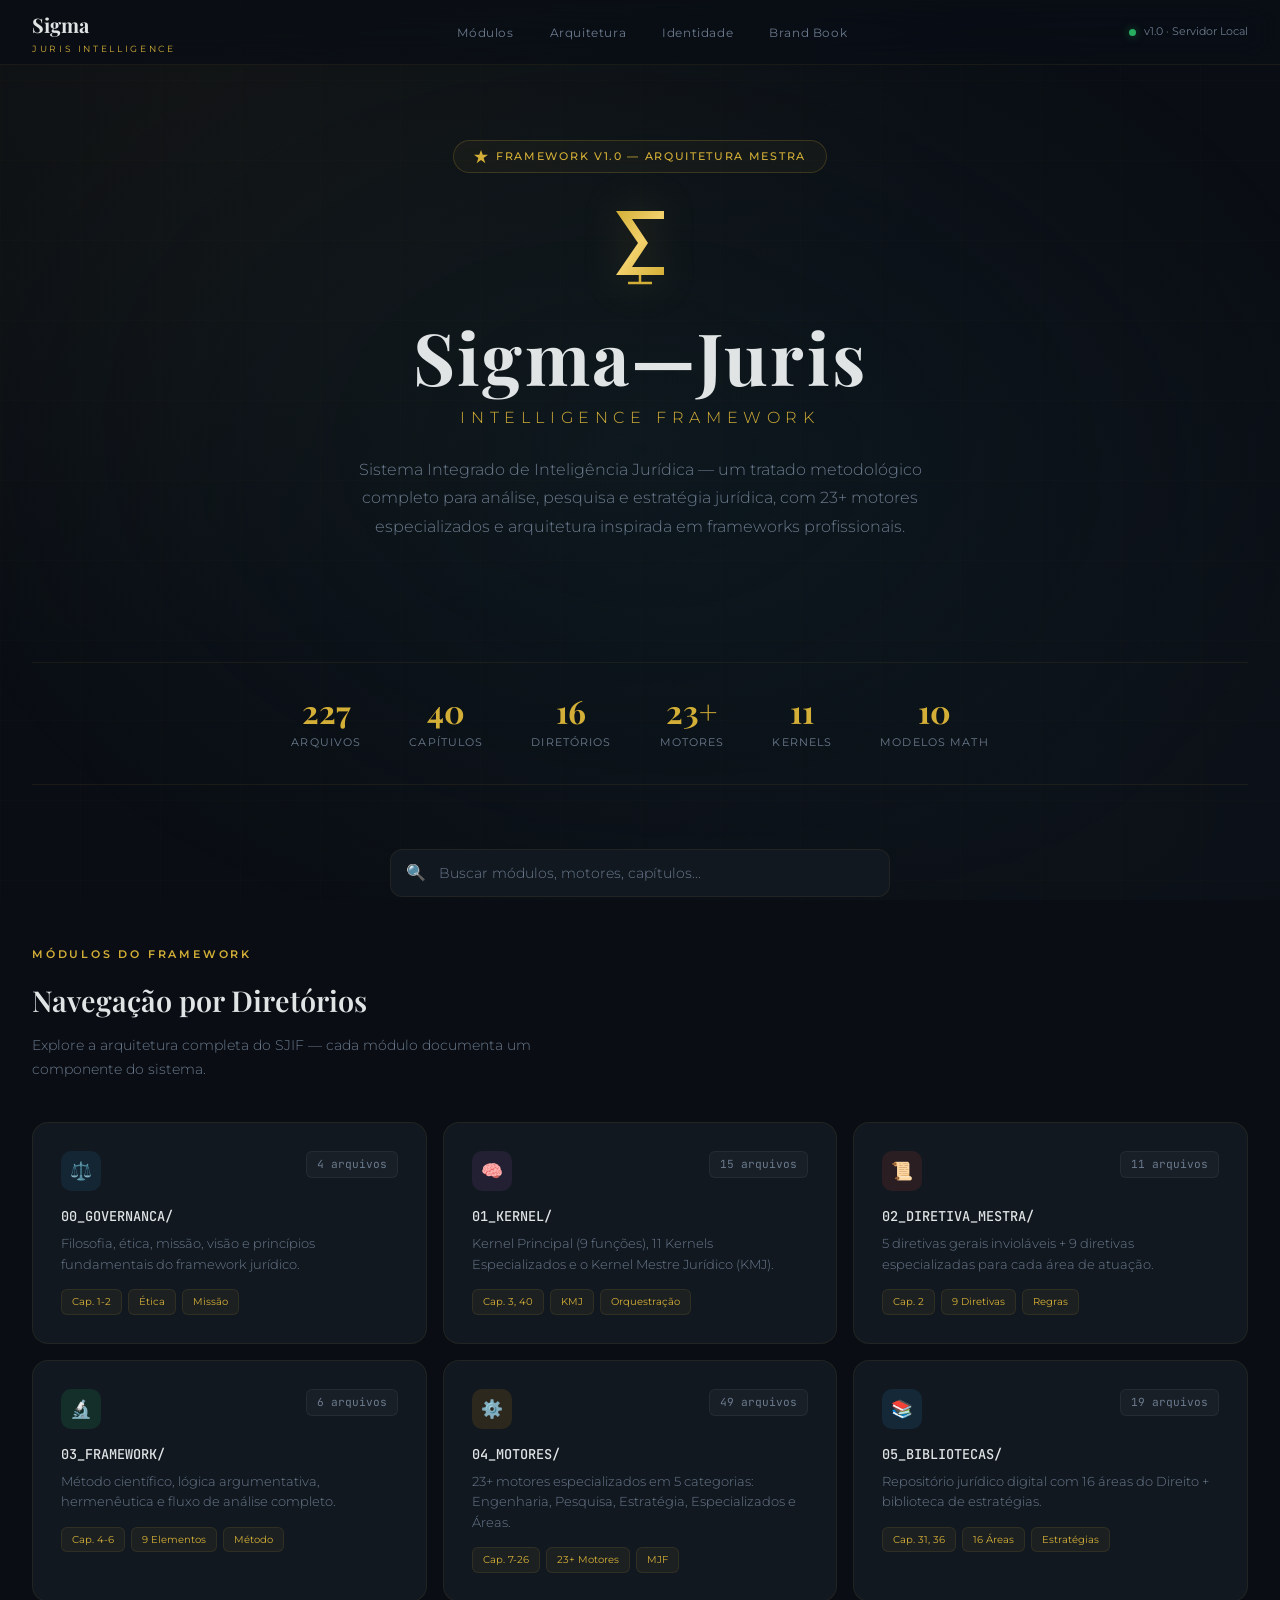
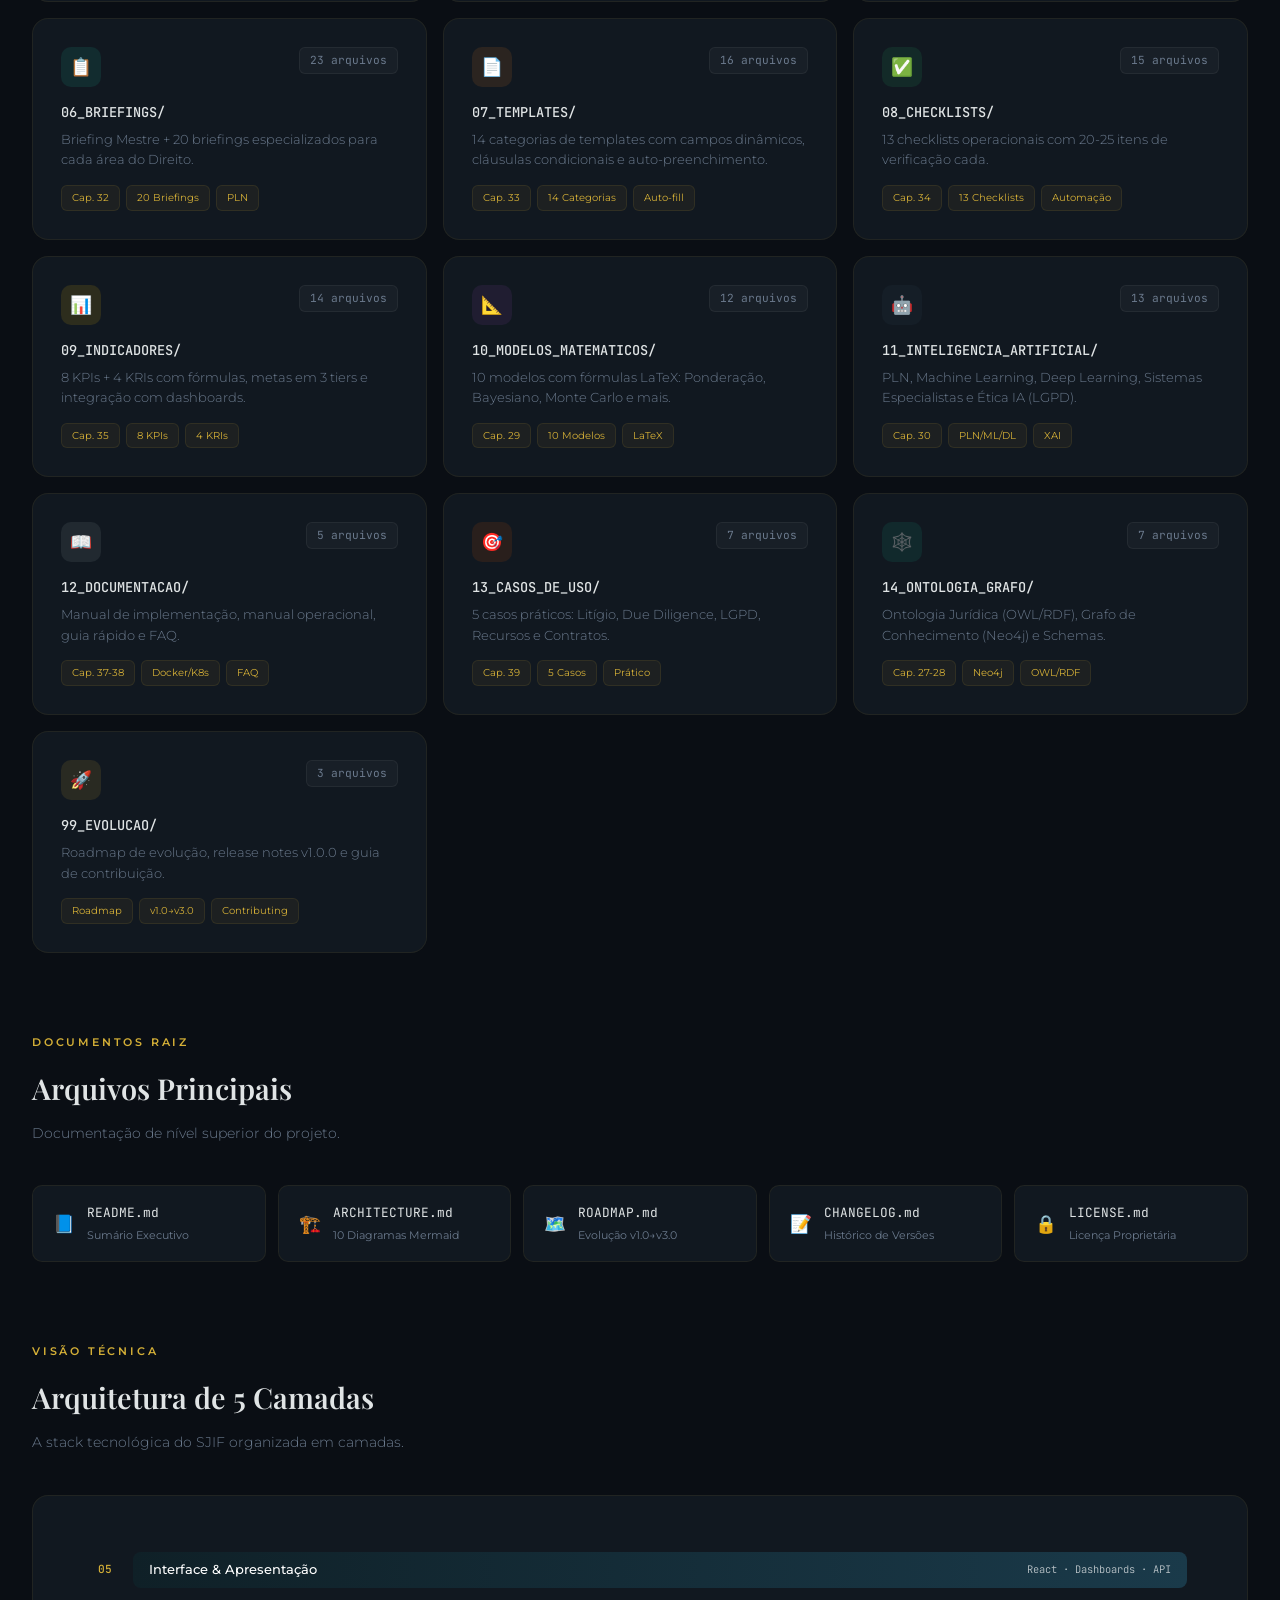
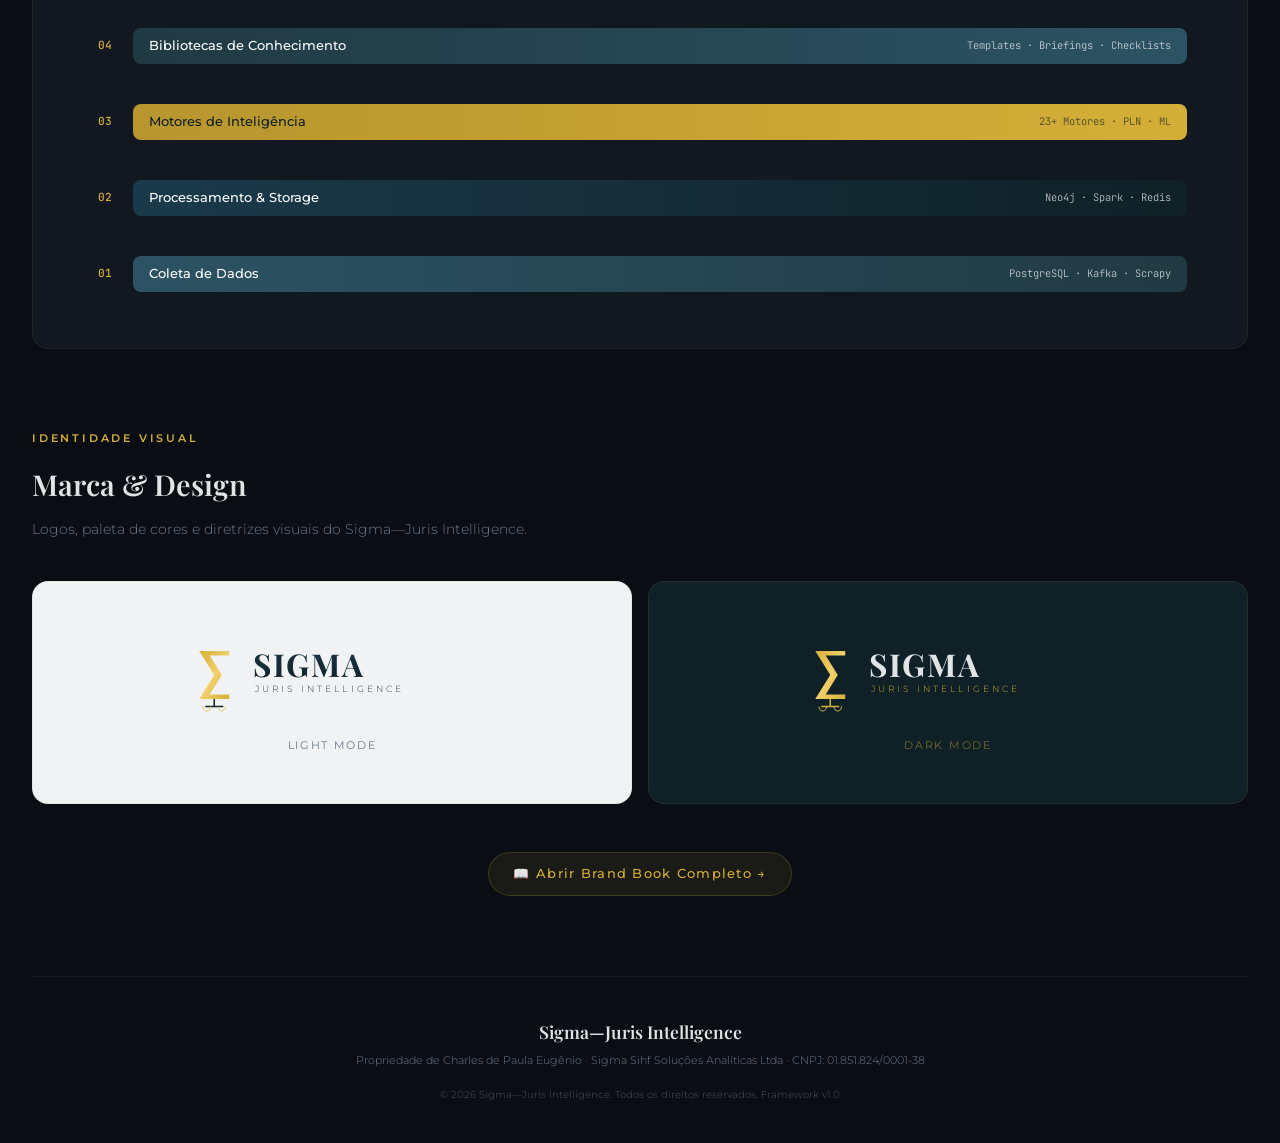
<file: index.html>
<!DOCTYPE html>
<html lang="pt-BR">
<head>
    <meta charset="UTF-8">
    <meta name="viewport" content="width=device-width, initial-scale=1.0">
    <title>Sigma—Juris Intelligence Framework | Portal v1.0</title>
    <meta name="description" content="Portal de navegação do Sigma—Juris Intelligence Framework — Sistema Integrado de Inteligência Jurídica">
    <link rel="preconnect" href="https://fonts.googleapis.com">
    <link rel="preconnect" href="https://fonts.gstatic.com" crossorigin>
    <link href="https://fonts.googleapis.com/css2?family=Playfair+Display:wght@400;500;600;700;800&family=Montserrat:wght@100;200;300;400;500;600;700&family=JetBrains+Mono:wght@300;400;500&display=swap" rel="stylesheet">
    <style>
        :root {
            --navy: #0F2027;
            --navy-mid: #1A3A4A;
            --navy-light: #203A43;
            --navy-lighter: #2C5364;
            --gold: #D4AF37;
            --gold-light: #F2D06B;
            --gold-dark: #B8952E;
            --platina: #E0E4E5;
            --platina-light: #F0F2F3;
            --white: #FFFFFF;
            --bg: #0A0E14;
            --bg-card: #111820;
            --bg-card-hover: #161E28;
            --text: #C5CDD5;
            --text-muted: #6B7A8D;
            --border: rgba(212, 175, 55, 0.08);
            --border-hover: rgba(212, 175, 55, 0.2);
            --glow: rgba(212, 175, 55, 0.06);
            --font-display: 'Playfair Display', Georgia, serif;
            --font-body: 'Montserrat', 'Segoe UI', sans-serif;
            --font-mono: 'JetBrains Mono', 'Consolas', monospace;
            --radius: 16px;
            --radius-sm: 10px;
        }

        * { margin: 0; padding: 0; box-sizing: border-box; }
        html { scroll-behavior: smooth; }

        body {
            font-family: var(--font-body);
            background: var(--bg);
            color: var(--text);
            line-height: 1.7;
            min-height: 100vh;
        }

        /* ---- BACKGROUND EFFECTS ---- */
        body::before {
            content: '';
            position: fixed;
            inset: 0;
            background:
                radial-gradient(ellipse at 15% 10%, rgba(212, 175, 55, 0.04) 0%, transparent 50%),
                radial-gradient(ellipse at 85% 90%, rgba(44, 83, 100, 0.06) 0%, transparent 50%),
                radial-gradient(ellipse at 50% 50%, rgba(15, 32, 39, 0.5) 0%, transparent 80%);
            pointer-events: none;
            z-index: 0;
        }

        /* ---- GRID LINES ---- */
        .grid-bg {
            position: fixed;
            inset: 0;
            background-image:
                linear-gradient(rgba(212, 175, 55, 0.015) 1px, transparent 1px),
                linear-gradient(90deg, rgba(212, 175, 55, 0.015) 1px, transparent 1px);
            background-size: 80px 80px;
            pointer-events: none;
            z-index: 0;
        }

        /* ---- LAYOUT ---- */
        .wrapper {
            position: relative;
            z-index: 1;
            max-width: 1320px;
            margin: 0 auto;
            padding: 0 32px;
        }

        /* ---- NAV ---- */
        .nav {
            position: fixed;
            top: 0;
            left: 0;
            right: 0;
            z-index: 100;
            padding: 0 32px;
            backdrop-filter: blur(20px) saturate(180%);
            -webkit-backdrop-filter: blur(20px) saturate(180%);
            background: rgba(10, 14, 20, 0.75);
            border-bottom: 1px solid var(--border);
        }

        .nav-inner {
            max-width: 1320px;
            margin: 0 auto;
            display: flex;
            align-items: center;
            justify-content: space-between;
            height: 64px;
        }

        .nav-brand {
            display: flex;
            align-items: center;
            gap: 12px;
            text-decoration: none;
        }

        .nav-sigma {
            font-family: var(--font-display);
            font-size: 1.25rem;
            font-weight: 700;
            color: var(--platina);
        }

        .nav-sub {
            font-family: var(--font-body);
            font-size: 0.55rem;
            font-weight: 400;
            color: var(--gold);
            letter-spacing: 0.3em;
            text-transform: uppercase;
        }

        .nav-links {
            display: flex;
            gap: 8px;
            list-style: none;
        }

        .nav-links a {
            font-size: 0.75rem;
            font-weight: 400;
            color: var(--text-muted);
            text-decoration: none;
            padding: 6px 14px;
            border-radius: 8px;
            transition: all 0.3s ease;
            letter-spacing: 0.05em;
        }

        .nav-links a:hover {
            color: var(--gold);
            background: var(--glow);
        }

        .nav-status {
            display: flex;
            align-items: center;
            gap: 8px;
            font-size: 0.7rem;
            color: var(--text-muted);
        }

        .status-dot {
            width: 7px;
            height: 7px;
            border-radius: 50%;
            background: #27AE60;
            box-shadow: 0 0 8px rgba(39, 174, 96, 0.5);
            animation: pulse 2s ease-in-out infinite;
        }

        @keyframes pulse {
            0%, 100% { opacity: 1; }
            50% { opacity: 0.5; }
        }

        /* ---- HERO ---- */
        .hero {
            padding: 140px 0 80px;
            text-align: center;
        }

        .hero-badge {
            display: inline-flex;
            align-items: center;
            gap: 8px;
            padding: 6px 20px;
            border: 1px solid var(--border-hover);
            border-radius: 40px;
            font-size: 0.7rem;
            font-weight: 500;
            color: var(--gold);
            letter-spacing: 0.15em;
            text-transform: uppercase;
            margin-bottom: 32px;
            background: rgba(212, 175, 55, 0.04);
        }

        .hero-badge svg {
            width: 14px;
            height: 14px;
            fill: var(--gold);
        }

        .hero-icon {
            margin-bottom: 24px;
        }

        .hero-icon svg {
            width: 64px;
            height: 80px;
            filter: drop-shadow(0 0 20px rgba(212, 175, 55, 0.2));
        }

        .hero-title {
            font-family: var(--font-display);
            font-size: clamp(2.5rem, 6vw, 4.5rem);
            font-weight: 700;
            color: var(--platina);
            margin-bottom: 8px;
            letter-spacing: 0.03em;
            line-height: 1.1;
        }

        .hero-subtitle {
            font-size: clamp(0.8rem, 1.5vw, 1rem);
            font-weight: 300;
            color: var(--gold);
            letter-spacing: 0.35em;
            text-transform: uppercase;
            margin-bottom: 24px;
        }

        .hero-desc {
            font-size: 1rem;
            font-weight: 300;
            color: var(--text-muted);
            max-width: 620px;
            margin: 0 auto 40px;
            line-height: 1.8;
        }

        /* ---- STATS BAR ---- */
        .stats-bar {
            display: flex;
            justify-content: center;
            gap: 48px;
            padding: 32px 0;
            margin-bottom: 64px;
            border-top: 1px solid var(--border);
            border-bottom: 1px solid var(--border);
        }

        .stat {
            text-align: center;
        }

        .stat-value {
            font-family: var(--font-display);
            font-size: 2rem;
            font-weight: 700;
            color: var(--gold);
            line-height: 1;
        }

        .stat-label {
            font-size: 0.7rem;
            font-weight: 400;
            color: var(--text-muted);
            letter-spacing: 0.1em;
            text-transform: uppercase;
            margin-top: 6px;
        }

        /* ---- SECTION ---- */
        .section {
            margin-bottom: 80px;
        }

        .section-label {
            font-size: 0.7rem;
            font-weight: 600;
            color: var(--gold);
            letter-spacing: 0.25em;
            text-transform: uppercase;
            margin-bottom: 12px;
        }

        .section-title {
            font-family: var(--font-display);
            font-size: 1.8rem;
            font-weight: 600;
            color: var(--platina);
            margin-bottom: 8px;
        }

        .section-desc {
            font-size: 0.9rem;
            font-weight: 300;
            color: var(--text-muted);
            margin-bottom: 40px;
            max-width: 500px;
        }

        /* ---- DIRECTORY GRID ---- */
        .dir-grid {
            display: grid;
            grid-template-columns: repeat(auto-fill, minmax(300px, 1fr));
            gap: 16px;
        }

        .dir-card {
            background: var(--bg-card);
            border: 1px solid var(--border);
            border-radius: var(--radius);
            padding: 28px;
            text-decoration: none;
            color: inherit;
            transition: all 0.35s cubic-bezier(0.25, 0.46, 0.45, 0.94);
            position: relative;
            overflow: hidden;
            cursor: pointer;
        }

        .dir-card::before {
            content: '';
            position: absolute;
            top: 0;
            left: 0;
            right: 0;
            height: 2px;
            background: var(--gold);
            transform: scaleX(0);
            transform-origin: left;
            transition: transform 0.4s ease;
        }

        .dir-card:hover {
            background: var(--bg-card-hover);
            border-color: var(--border-hover);
            transform: translateY(-3px);
            box-shadow: 0 12px 40px rgba(0, 0, 0, 0.3), 0 0 0 1px var(--border-hover);
        }

        .dir-card:hover::before {
            transform: scaleX(1);
        }

        .dir-card-header {
            display: flex;
            align-items: flex-start;
            justify-content: space-between;
            margin-bottom: 14px;
        }

        .dir-icon {
            width: 40px;
            height: 40px;
            border-radius: var(--radius-sm);
            display: flex;
            align-items: center;
            justify-content: center;
            font-size: 1.1rem;
            flex-shrink: 0;
        }

        .dir-count {
            font-family: var(--font-mono);
            font-size: 0.7rem;
            font-weight: 400;
            color: var(--text-muted);
            padding: 3px 10px;
            background: rgba(255, 255, 255, 0.03);
            border-radius: 6px;
            border: 1px solid rgba(255, 255, 255, 0.05);
        }

        .dir-name {
            font-family: var(--font-mono);
            font-size: 0.85rem;
            font-weight: 500;
            color: var(--platina);
            margin-bottom: 6px;
        }

        .dir-desc {
            font-size: 0.8rem;
            font-weight: 300;
            color: var(--text-muted);
            line-height: 1.6;
        }

        .dir-tags {
            display: flex;
            flex-wrap: wrap;
            gap: 6px;
            margin-top: 14px;
        }

        .dir-tag {
            font-size: 0.65rem;
            font-weight: 400;
            padding: 3px 10px;
            border-radius: 6px;
            background: rgba(212, 175, 55, 0.06);
            color: var(--gold);
            border: 1px solid rgba(212, 175, 55, 0.1);
        }

        /* Color coding for icons */
        .icon-gov { background: rgba(41, 128, 185, 0.12); color: #3498DB; }
        .icon-kernel { background: rgba(155, 89, 182, 0.12); color: #9B59B6; }
        .icon-dir { background: rgba(231, 76, 60, 0.12); color: #E74C3C; }
        .icon-fw { background: rgba(46, 204, 113, 0.12); color: #2ECC71; }
        .icon-motor { background: rgba(243, 156, 18, 0.12); color: #F39C12; }
        .icon-lib { background: rgba(52, 152, 219, 0.12); color: #3498DB; }
        .icon-brief { background: rgba(26, 188, 156, 0.12); color: #1ABC9C; }
        .icon-tmpl { background: rgba(230, 126, 34, 0.12); color: #E67E22; }
        .icon-check { background: rgba(39, 174, 96, 0.12); color: #27AE60; }
        .icon-kpi { background: rgba(241, 196, 15, 0.12); color: #F1C40F; }
        .icon-math { background: rgba(142, 68, 173, 0.12); color: #8E44AD; }
        .icon-ai { background: rgba(52, 73, 94, 0.12); color: #5DADE2; }
        .icon-doc { background: rgba(149, 165, 166, 0.12); color: #95A5A6; }
        .icon-case { background: rgba(211, 84, 0, 0.12); color: #D35400; }
        .icon-onto { background: rgba(22, 160, 133, 0.12); color: #16A085; }
        .icon-evo { background: rgba(212, 175, 55, 0.12); color: var(--gold); }

        /* ---- ROOT FILES ---- */
        .root-grid {
            display: grid;
            grid-template-columns: repeat(auto-fill, minmax(220px, 1fr));
            gap: 12px;
        }

        .root-file {
            display: flex;
            align-items: center;
            gap: 12px;
            padding: 16px 20px;
            background: var(--bg-card);
            border: 1px solid var(--border);
            border-radius: var(--radius-sm);
            text-decoration: none;
            color: inherit;
            transition: all 0.3s ease;
            cursor: pointer;
        }

        .root-file:hover {
            border-color: var(--border-hover);
            background: var(--bg-card-hover);
            transform: translateY(-2px);
        }

        .root-file-icon {
            font-size: 1.1rem;
            flex-shrink: 0;
        }

        .root-file-name {
            font-family: var(--font-mono);
            font-size: 0.8rem;
            font-weight: 400;
            color: var(--platina);
        }

        .root-file-desc {
            font-size: 0.7rem;
            color: var(--text-muted);
            margin-top: 2px;
        }

        /* ---- BRAND SECTION ---- */
        .brand-preview {
            display: grid;
            grid-template-columns: 1fr 1fr;
            gap: 16px;
            margin-top: 32px;
        }

        .brand-card {
            border-radius: var(--radius);
            padding: 48px 40px;
            display: flex;
            align-items: center;
            justify-content: center;
            flex-direction: column;
            gap: 16px;
            min-height: 200px;
            text-decoration: none;
            transition: all 0.3s ease;
            cursor: pointer;
        }

        .brand-card:hover { transform: translateY(-3px); }

        .brand-card.light-bg {
            background: var(--platina-light);
            border: 1px solid rgba(0,0,0,0.06);
        }

        .brand-card.dark-bg {
            background: var(--navy);
            border: 1px solid rgba(212, 175, 55, 0.1);
        }

        .brand-card svg {
            max-width: 300px;
            width: 100%;
            height: auto;
        }

        .brand-label {
            font-size: 0.7rem;
            font-weight: 400;
            letter-spacing: 0.15em;
            text-transform: uppercase;
        }

        .brand-card.light-bg .brand-label { color: var(--text-muted); }
        .brand-card.dark-bg .brand-label { color: rgba(212, 175, 55, 0.5); }

        .brand-link {
            display: inline-flex;
            align-items: center;
            gap: 8px;
            margin-top: 16px;
            padding: 10px 24px;
            background: rgba(212, 175, 55, 0.08);
            border: 1px solid rgba(212, 175, 55, 0.2);
            border-radius: 40px;
            color: var(--gold);
            text-decoration: none;
            font-size: 0.8rem;
            font-weight: 500;
            letter-spacing: 0.1em;
            transition: all 0.3s ease;
        }

        .brand-link:hover {
            background: rgba(212, 175, 55, 0.15);
            border-color: var(--gold);
            transform: translateY(-2px);
        }

        /* ---- ARCHITECTURE SECTION ---- */
        .arch-card {
            background: var(--bg-card);
            border: 1px solid var(--border);
            border-radius: var(--radius);
            padding: 40px;
            margin-top: 32px;
        }

        .arch-layers {
            display: flex;
            flex-direction: column;
            gap: 8px;
        }

        .arch-layer {
            display: flex;
            align-items: center;
            gap: 16px;
            padding: 16px 20px;
            border-radius: var(--radius-sm);
            transition: all 0.3s ease;
        }

        .arch-layer:hover {
            background: rgba(255, 255, 255, 0.02);
        }

        .arch-layer-num {
            font-family: var(--font-mono);
            font-size: 0.7rem;
            font-weight: 500;
            color: var(--gold);
            width: 24px;
            text-align: center;
        }

        .arch-layer-bar {
            flex: 1;
            height: 36px;
            border-radius: 8px;
            display: flex;
            align-items: center;
            padding: 0 16px;
            font-size: 0.8rem;
            font-weight: 500;
            color: white;
            position: relative;
            overflow: hidden;
        }

        .arch-layer-bar::after {
            content: '';
            position: absolute;
            right: 16px;
            font-family: var(--font-mono);
            font-size: 0.65rem;
            font-weight: 300;
            opacity: 0.7;
        }

        .layer-1 { background: linear-gradient(90deg, #2C5364, #203A43); }
        .layer-1::after { content: 'PostgreSQL · Kafka · Scrapy'; }
        .layer-2 { background: linear-gradient(90deg, #1A3A4A, #0F2027); }
        .layer-2::after { content: 'Neo4j · Spark · Redis'; }
        .layer-3 { background: linear-gradient(90deg, #B8952E, #D4AF37); color: #0F2027; }
        .layer-3::after { content: '23+ Motores · PLN · ML'; color: #0F2027; }
        .layer-4 { background: linear-gradient(90deg, #203A43, #2C5364); }
        .layer-4::after { content: 'Templates · Briefings · Checklists'; }
        .layer-5 { background: linear-gradient(90deg, #0F2027, #1A3A4A); }
        .layer-5::after { content: 'React · Dashboards · API'; }

        /* ---- FOOTER ---- */
        .footer {
            margin-top: 80px;
            padding: 40px 0;
            border-top: 1px solid var(--border);
            text-align: center;
        }

        .footer-brand {
            font-family: var(--font-display);
            font-size: 1.1rem;
            font-weight: 600;
            color: var(--platina);
            margin-bottom: 4px;
        }

        .footer-company {
            font-size: 0.7rem;
            font-weight: 300;
            color: var(--text-muted);
            margin-bottom: 16px;
        }

        .footer-copy {
            font-size: 0.65rem;
            color: rgba(255, 255, 255, 0.2);
        }

        /* ---- SEARCH ---- */
        .search-box {
            max-width: 500px;
            margin: 0 auto 48px;
            position: relative;
        }

        .search-input {
            width: 100%;
            padding: 14px 20px 14px 48px;
            background: var(--bg-card);
            border: 1px solid var(--border);
            border-radius: 12px;
            color: var(--platina);
            font-family: var(--font-body);
            font-size: 0.9rem;
            font-weight: 300;
            outline: none;
            transition: all 0.3s ease;
        }

        .search-input::placeholder {
            color: var(--text-muted);
        }

        .search-input:focus {
            border-color: var(--border-hover);
            box-shadow: 0 0 0 3px rgba(212, 175, 55, 0.05);
        }

        .search-icon {
            position: absolute;
            left: 16px;
            top: 50%;
            transform: translateY(-50%);
            color: var(--text-muted);
            font-size: 1rem;
        }

        /* ---- RESPONSIVE ---- */
        @media (max-width: 768px) {
            .wrapper { padding: 0 20px; }
            .stats-bar { flex-wrap: wrap; gap: 24px; }
            .dir-grid { grid-template-columns: 1fr; }
            .brand-preview { grid-template-columns: 1fr; }
            .nav-links { display: none; }
            .root-grid { grid-template-columns: 1fr; }
        }
    </style>
</head>
<body>
    <div class="grid-bg"></div>

    <!-- NAV -->
    <nav class="nav">
        <div class="nav-inner">
            <a href="#" class="nav-brand">
                <div>
                    <div class="nav-sigma">Sigma</div>
                    <div class="nav-sub">Juris Intelligence</div>
                </div>
            </a>
            <ul class="nav-links">
                <li><a href="#directories">Módulos</a></li>
                <li><a href="#architecture">Arquitetura</a></li>
                <li><a href="#brand">Identidade</a></li>
                <li><a href="assets/brand/brand_guidelines.html">Brand Book</a></li>
            </ul>
            <div class="nav-status">
                <div class="status-dot"></div>
                <span>v1.0 · Servidor Local</span>
            </div>
        </div>
    </nav>

    <div class="wrapper">
        <!-- HERO -->
        <section class="hero">
            <div class="hero-badge">
                <svg viewBox="0 0 16 16"><path d="M8 0L10 5.5H16L11 9L13 15L8 11.5L3 15L5 9L0 5.5H6Z"/></svg>
                Framework v1.0 — Arquitetura Mestra
            </div>
            <div class="hero-icon">
                <svg viewBox="0 0 60 80" fill="none">
                    <defs>
                        <linearGradient id="hg" x1="0%" y1="0%" x2="100%" y2="100%">
                            <stop offset="0%" style="stop-color:#D4AF37"/>
                            <stop offset="50%" style="stop-color:#F2D06B"/>
                            <stop offset="100%" style="stop-color:#D4AF37"/>
                        </linearGradient>
                    </defs>
                    <path d="M 6 6 L 54 6 L 54 14 L 22 14 L 38 38 L 22 62 L 54 62 L 54 70 L 6 70 L 28 38 Z" fill="url(#hg)"/>
                    <line x1="30" y1="70" x2="30" y2="78" stroke="#D4AF37" stroke-width="2.5"/>
                    <line x1="18" y1="78" x2="42" y2="78" stroke="#D4AF37" stroke-width="2.5"/>
                </svg>
            </div>
            <h1 class="hero-title">Sigma—Juris</h1>
            <p class="hero-subtitle">Intelligence Framework</p>
            <p class="hero-desc">
                Sistema Integrado de Inteligência Jurídica — um tratado metodológico completo 
                para análise, pesquisa e estratégia jurídica, com 23+ motores especializados 
                e arquitetura inspirada em frameworks profissionais.
            </p>
        </section>

        <!-- STATS -->
        <div class="stats-bar">
            <div class="stat"><div class="stat-value">227</div><div class="stat-label">Arquivos</div></div>
            <div class="stat"><div class="stat-value">40</div><div class="stat-label">Capítulos</div></div>
            <div class="stat"><div class="stat-value">16</div><div class="stat-label">Diretórios</div></div>
            <div class="stat"><div class="stat-value">23+</div><div class="stat-label">Motores</div></div>
            <div class="stat"><div class="stat-value">11</div><div class="stat-label">Kernels</div></div>
            <div class="stat"><div class="stat-value">10</div><div class="stat-label">Modelos Math</div></div>
        </div>

        <!-- SEARCH -->
        <div class="search-box">
            <span class="search-icon">🔍</span>
            <input type="text" class="search-input" id="searchInput" placeholder="Buscar módulos, motores, capítulos..." oninput="filterCards()">
        </div>

        <!-- DIRECTORIES -->
        <section class="section" id="directories">
            <div class="section-label">Módulos do Framework</div>
            <h2 class="section-title">Navegação por Diretórios</h2>
            <p class="section-desc">Explore a arquitetura completa do SJIF — cada módulo documenta um componente do sistema.</p>

            <div class="dir-grid" id="dirGrid">
                <div class="dir-card" data-search="governanca filosofia etica principios cap01 cap02" onclick="window.open('00_GOVERNANCA/README.md','_blank')">
                    <div class="dir-card-header">
                        <div class="dir-icon icon-gov">⚖️</div>
                        <span class="dir-count">4 arquivos</span>
                    </div>
                    <div class="dir-name">00_GOVERNANCA/</div>
                    <div class="dir-desc">Filosofia, ética, missão, visão e princípios fundamentais do framework jurídico.</div>
                    <div class="dir-tags"><span class="dir-tag">Cap. 1-2</span><span class="dir-tag">Ética</span><span class="dir-tag">Missão</span></div>
                </div>

                <div class="dir-card" data-search="kernel orquestrador especializado executivo processual estrategico recursal cap03 cap40" onclick="window.open('01_KERNEL/README.md','_blank')">
                    <div class="dir-card-header">
                        <div class="dir-icon icon-kernel">🧠</div>
                        <span class="dir-count">15 arquivos</span>
                    </div>
                    <div class="dir-name">01_KERNEL/</div>
                    <div class="dir-desc">Kernel Principal (9 funções), 11 Kernels Especializados e o Kernel Mestre Jurídico (KMJ).</div>
                    <div class="dir-tags"><span class="dir-tag">Cap. 3, 40</span><span class="dir-tag">KMJ</span><span class="dir-tag">Orquestração</span></div>
                </div>

                <div class="dir-card" data-search="diretiva mestra processual probatoria jurisprudencial doutrinaria constitucional estrategica recursal auditoria ia" onclick="window.open('02_DIRETIVA_MESTRA/README.md','_blank')">
                    <div class="dir-card-header">
                        <div class="dir-icon icon-dir">📜</div>
                        <span class="dir-count">11 arquivos</span>
                    </div>
                    <div class="dir-name">02_DIRETIVA_MESTRA/</div>
                    <div class="dir-desc">5 diretivas gerais invioláveis + 9 diretivas especializadas para cada área de atuação.</div>
                    <div class="dir-tags"><span class="dir-tag">Cap. 2</span><span class="dir-tag">9 Diretivas</span><span class="dir-tag">Regras</span></div>
                </div>

                <div class="dir-card" data-search="framework metodo cientifico logica argumentativa hermeneutica metodologia elementos analise cap04 cap05 cap06" onclick="window.open('03_FRAMEWORK/README.md','_blank')">
                    <div class="dir-card-header">
                        <div class="dir-icon icon-fw">🔬</div>
                        <span class="dir-count">6 arquivos</span>
                    </div>
                    <div class="dir-name">03_FRAMEWORK/</div>
                    <div class="dir-desc">Método científico, lógica argumentativa, hermenêutica e fluxo de análise completo.</div>
                    <div class="dir-tags"><span class="dir-tag">Cap. 4-6</span><span class="dir-tag">9 Elementos</span><span class="dir-tag">Método</span></div>
                </div>

                <div class="dir-card" data-search="motores engenharia pesquisa estrategia especializados areas processual prova fundamentacao pedidos recursal execucao legislativa jurisprudencial doutrinaria benchmark comparada gestao riscos compliance auditoria coerencia decisorio forense normativo probatorio matematico estatistico simulacao negociacao empresarial tributario trabalhista minerario ambiental agrario cap07 cap08 cap09 cap10 cap11 cap12 cap13 cap14 cap15 cap16 cap17 cap18 cap19 cap20 cap21 cap22 cap23 cap24 cap25 cap26" onclick="window.open('04_MOTORES/README.md','_blank')">
                    <div class="dir-card-header">
                        <div class="dir-icon icon-motor">⚙️</div>
                        <span class="dir-count">49 arquivos</span>
                    </div>
                    <div class="dir-name">04_MOTORES/</div>
                    <div class="dir-desc">23+ motores especializados em 5 categorias: Engenharia, Pesquisa, Estratégia, Especializados e Áreas.</div>
                    <div class="dir-tags"><span class="dir-tag">Cap. 7-26</span><span class="dir-tag">23+ Motores</span><span class="dir-tag">MJF</span></div>
                </div>

                <div class="dir-card" data-search="bibliotecas direito civil empresarial tributario trabalhista ambiental minerario agrario administrativo constitucional processual consumidor digital arbitragem mediacao recuperacao licitacoes estrategias cap31 cap36" onclick="window.open('05_BIBLIOTECAS/README.md','_blank')">
                    <div class="dir-card-header">
                        <div class="dir-icon icon-lib">📚</div>
                        <span class="dir-count">19 arquivos</span>
                    </div>
                    <div class="dir-name">05_BIBLIOTECAS/</div>
                    <div class="dir-desc">Repositório jurídico digital com 16 áreas do Direito + biblioteca de estratégias.</div>
                    <div class="dir-tags"><span class="dir-tag">Cap. 31, 36</span><span class="dir-tag">16 Áreas</span><span class="dir-tag">Estratégias</span></div>
                </div>

                <div class="dir-card" data-search="briefings mestre especializados civil empresarial tributario trabalhista cap32" onclick="window.open('06_BRIEFINGS/README.md','_blank')">
                    <div class="dir-card-header">
                        <div class="dir-icon icon-brief">📋</div>
                        <span class="dir-count">23 arquivos</span>
                    </div>
                    <div class="dir-name">06_BRIEFINGS/</div>
                    <div class="dir-desc">Briefing Mestre + 20 briefings especializados para cada área do Direito.</div>
                    <div class="dir-tags"><span class="dir-tag">Cap. 32</span><span class="dir-tag">20 Briefings</span><span class="dir-tag">PLN</span></div>
                </div>

                <div class="dir-card" data-search="templates peticoes recursos pareceres memoriais relatorios auditorias notificacoes contratos cap33" onclick="window.open('07_TEMPLATES/README.md','_blank')">
                    <div class="dir-card-header">
                        <div class="dir-icon icon-tmpl">📄</div>
                        <span class="dir-count">16 arquivos</span>
                    </div>
                    <div class="dir-name">07_TEMPLATES/</div>
                    <div class="dir-desc">14 categorias de templates com campos dinâmicos, cláusulas condicionais e auto-preenchimento.</div>
                    <div class="dir-tags"><span class="dir-tag">Cap. 33</span><span class="dir-tag">14 Categorias</span><span class="dir-tag">Auto-fill</span></div>
                </div>

                <div class="dir-card" data-search="checklists inicial probatorio processual constitucional recursal tributario trabalhista ambiental minerario agrario compliance auditoria final cap34" onclick="window.open('08_CHECKLISTS/README.md','_blank')">
                    <div class="dir-card-header">
                        <div class="dir-icon icon-check">✅</div>
                        <span class="dir-count">15 arquivos</span>
                    </div>
                    <div class="dir-name">08_CHECKLISTS/</div>
                    <div class="dir-desc">13 checklists operacionais com 20-25 itens de verificação cada.</div>
                    <div class="dir-tags"><span class="dir-tag">Cap. 34</span><span class="dir-tag">13 Checklists</span><span class="dir-tag">Automação</span></div>
                </div>

                <div class="dir-card" data-search="indicadores kpi kri processuais financeiros estrategicos recursais compliance empresariais ambientais tributarios litigio regulatorio contratual reputacional cap35" onclick="window.open('09_INDICADORES/README.md','_blank')">
                    <div class="dir-card-header">
                        <div class="dir-icon icon-kpi">📊</div>
                        <span class="dir-count">14 arquivos</span>
                    </div>
                    <div class="dir-name">09_INDICADORES/</div>
                    <div class="dir-desc">8 KPIs + 4 KRIs com fórmulas, metas em 3 tiers e integração com dashboards.</div>
                    <div class="dir-tags"><span class="dir-tag">Cap. 35</span><span class="dir-tag">8 KPIs</span><span class="dir-tag">4 KRIs</span></div>
                </div>

                <div class="dir-card" data-search="modelos matematicos ponderacao probabilistico multicriterio bayesiano sensibilidade priorizacao peso provas robustez risco simulacao cenarios monte carlo cap29" onclick="window.open('10_MODELOS_MATEMATICOS/README.md','_blank')">
                    <div class="dir-card-header">
                        <div class="dir-icon icon-math">📐</div>
                        <span class="dir-count">12 arquivos</span>
                    </div>
                    <div class="dir-name">10_MODELOS_MATEMATICOS/</div>
                    <div class="dir-desc">10 modelos com fórmulas LaTeX: Ponderação, Bayesiano, Monte Carlo e mais.</div>
                    <div class="dir-tags"><span class="dir-tag">Cap. 29</span><span class="dir-tag">10 Modelos</span><span class="dir-tag">LaTeX</span></div>
                </div>

                <div class="dir-card" data-search="inteligencia artificial ia pln nlp machine learning deep learning redes neurais etica vies explicabilidade privacidade lgpd cap30" onclick="window.open('11_INTELIGENCIA_ARTIFICIAL/README.md','_blank')">
                    <div class="dir-card-header">
                        <div class="dir-icon icon-ai">🤖</div>
                        <span class="dir-count">13 arquivos</span>
                    </div>
                    <div class="dir-name">11_INTELIGENCIA_ARTIFICIAL/</div>
                    <div class="dir-desc">PLN, Machine Learning, Deep Learning, Sistemas Especialistas e Ética IA (LGPD).</div>
                    <div class="dir-tags"><span class="dir-tag">Cap. 30</span><span class="dir-tag">PLN/ML/DL</span><span class="dir-tag">XAI</span></div>
                </div>

                <div class="dir-card" data-search="documentacao manual implementacao operacional guia rapido faq cap37 cap38" onclick="window.open('12_DOCUMENTACAO/README.md','_blank')">
                    <div class="dir-card-header">
                        <div class="dir-icon icon-doc">📖</div>
                        <span class="dir-count">5 arquivos</span>
                    </div>
                    <div class="dir-name">12_DOCUMENTACAO/</div>
                    <div class="dir-desc">Manual de implementação, manual operacional, guia rápido e FAQ.</div>
                    <div class="dir-tags"><span class="dir-tag">Cap. 37-38</span><span class="dir-tag">Docker/K8s</span><span class="dir-tag">FAQ</span></div>
                </div>

                <div class="dir-card" data-search="casos uso litigio due diligence compliance lgpd estrategia recursal analise contratos cap39" onclick="window.open('13_CASOS_DE_USO/README.md','_blank')">
                    <div class="dir-card-header">
                        <div class="dir-icon icon-case">🎯</div>
                        <span class="dir-count">7 arquivos</span>
                    </div>
                    <div class="dir-name">13_CASOS_DE_USO/</div>
                    <div class="dir-desc">5 casos práticos: Litígio, Due Diligence, LGPD, Recursos e Contratos.</div>
                    <div class="dir-tags"><span class="dir-tag">Cap. 39</span><span class="dir-tag">5 Casos</span><span class="dir-tag">Prático</span></div>
                </div>

                <div class="dir-card" data-search="ontologia grafo conhecimento owl rdf neo4j sparql vocabulario schemas entidades relacoes propriedades cap27 cap28" onclick="window.open('14_ONTOLOGIA_GRAFO/README.md','_blank')">
                    <div class="dir-card-header">
                        <div class="dir-icon icon-onto">🕸️</div>
                        <span class="dir-count">7 arquivos</span>
                    </div>
                    <div class="dir-name">14_ONTOLOGIA_GRAFO/</div>
                    <div class="dir-desc">Ontologia Jurídica (OWL/RDF), Grafo de Conhecimento (Neo4j) e Schemas.</div>
                    <div class="dir-tags"><span class="dir-tag">Cap. 27-28</span><span class="dir-tag">Neo4j</span><span class="dir-tag">OWL/RDF</span></div>
                </div>

                <div class="dir-card" data-search="evolucao roadmap versoes contribuicao contributing" onclick="window.open('99_EVOLUCAO/README.md','_blank')">
                    <div class="dir-card-header">
                        <div class="dir-icon icon-evo">🚀</div>
                        <span class="dir-count">3 arquivos</span>
                    </div>
                    <div class="dir-name">99_EVOLUCAO/</div>
                    <div class="dir-desc">Roadmap de evolução, release notes v1.0.0 e guia de contribuição.</div>
                    <div class="dir-tags"><span class="dir-tag">Roadmap</span><span class="dir-tag">v1.0→v3.0</span><span class="dir-tag">Contributing</span></div>
                </div>
            </div>
        </section>

        <!-- ROOT FILES -->
        <section class="section" id="root-files">
            <div class="section-label">Documentos Raiz</div>
            <h2 class="section-title">Arquivos Principais</h2>
            <p class="section-desc">Documentação de nível superior do projeto.</p>
            <div class="root-grid">
                <div class="root-file" onclick="window.open('README.md','_blank')">
                    <span class="root-file-icon">📘</span>
                    <div><div class="root-file-name">README.md</div><div class="root-file-desc">Sumário Executivo</div></div>
                </div>
                <div class="root-file" onclick="window.open('ARCHITECTURE.md','_blank')">
                    <span class="root-file-icon">🏗️</span>
                    <div><div class="root-file-name">ARCHITECTURE.md</div><div class="root-file-desc">10 Diagramas Mermaid</div></div>
                </div>
                <div class="root-file" onclick="window.open('ROADMAP.md','_blank')">
                    <span class="root-file-icon">🗺️</span>
                    <div><div class="root-file-name">ROADMAP.md</div><div class="root-file-desc">Evolução v1.0→v3.0</div></div>
                </div>
                <div class="root-file" onclick="window.open('CHANGELOG.md','_blank')">
                    <span class="root-file-icon">📝</span>
                    <div><div class="root-file-name">CHANGELOG.md</div><div class="root-file-desc">Histórico de Versões</div></div>
                </div>
                <div class="root-file" onclick="window.open('LICENSE.md','_blank')">
                    <span class="root-file-icon">🔒</span>
                    <div><div class="root-file-name">LICENSE.md</div><div class="root-file-desc">Licença Proprietária</div></div>
                </div>
            </div>
        </section>

        <!-- ARCHITECTURE -->
        <section class="section" id="architecture">
            <div class="section-label">Visão Técnica</div>
            <h2 class="section-title">Arquitetura de 5 Camadas</h2>
            <p class="section-desc">A stack tecnológica do SJIF organizada em camadas.</p>
            <div class="arch-card">
                <div class="arch-layers">
                    <div class="arch-layer">
                        <span class="arch-layer-num">05</span>
                        <div class="arch-layer-bar layer-5">Interface & Apresentação</div>
                    </div>
                    <div class="arch-layer">
                        <span class="arch-layer-num">04</span>
                        <div class="arch-layer-bar layer-4">Bibliotecas de Conhecimento</div>
                    </div>
                    <div class="arch-layer">
                        <span class="arch-layer-num">03</span>
                        <div class="arch-layer-bar layer-3">Motores de Inteligência</div>
                    </div>
                    <div class="arch-layer">
                        <span class="arch-layer-num">02</span>
                        <div class="arch-layer-bar layer-2">Processamento & Storage</div>
                    </div>
                    <div class="arch-layer">
                        <span class="arch-layer-num">01</span>
                        <div class="arch-layer-bar layer-1">Coleta de Dados</div>
                    </div>
                </div>
            </div>
        </section>

        <!-- BRAND -->
        <section class="section" id="brand">
            <div class="section-label">Identidade Visual</div>
            <h2 class="section-title">Marca & Design</h2>
            <p class="section-desc">Logos, paleta de cores e diretrizes visuais do Sigma—Juris Intelligence.</p>
            <div class="brand-preview">
                <div class="brand-card light-bg">
                    <svg viewBox="0 0 400 120">
                        <defs>
                            <linearGradient id="gP1" x1="0%" y1="0%" x2="100%" y2="100%"><stop offset="0%" style="stop-color:#D4AF37"/><stop offset="50%" style="stop-color:#F2D06B"/><stop offset="100%" style="stop-color:#D4AF37"/></linearGradient>
                            <linearGradient id="nP1" x1="0%" y1="0%" x2="0%" y2="100%"><stop offset="0%" style="stop-color:#1A3A4A"/><stop offset="100%" style="stop-color:#0F2027"/></linearGradient>
                        </defs>
                        <g transform="translate(15,20)"><path d="M 8 8 L 48 8 L 48 14 L 22 14 L 38 40 L 22 66 L 48 66 L 48 72 L 8 72 L 28 40 Z" fill="url(#gP1)"/><line x1="28" y1="72" x2="28" y2="82" stroke="#0F2027" stroke-width="2"/><line x1="16" y1="82" x2="40" y2="82" stroke="#0F2027" stroke-width="2"/><path d="M 13 82 C 13 90 23 90 23 82" stroke="url(#gP1)" stroke-width="1.2" fill="none"/><path d="M 33 82 C 33 90 43 90 43 82" stroke="url(#gP1)" stroke-width="1.2" fill="none"/></g>
                        <line x1="80" y1="30" x2="80" y2="90" stroke="url(#gP1)" stroke-width="1" opacity="0.6"/>
                        <text x="95" y="62" font-family="'Playfair Display',serif" font-size="42" font-weight="700" fill="url(#nP1)" letter-spacing="0.05em">SIGMA</text>
                        <text x="97" y="82" font-family="'Montserrat',sans-serif" font-size="12" font-weight="300" fill="#0F2027" letter-spacing="0.35em" opacity="0.85">JURIS INTELLIGENCE</text>
                    </svg>
                    <span class="brand-label">Light Mode</span>
                </div>
                <div class="brand-card dark-bg">
                    <svg viewBox="0 0 400 120">
                        <defs><linearGradient id="gP2" x1="0%" y1="0%" x2="100%" y2="100%"><stop offset="0%" style="stop-color:#D4AF37"/><stop offset="50%" style="stop-color:#F2D06B"/><stop offset="100%" style="stop-color:#D4AF37"/></linearGradient></defs>
                        <g transform="translate(15,20)"><path d="M 8 8 L 48 8 L 48 14 L 22 14 L 38 40 L 22 66 L 48 66 L 48 72 L 8 72 L 28 40 Z" fill="url(#gP2)"/><line x1="28" y1="72" x2="28" y2="82" stroke="#D4AF37" stroke-width="2"/><line x1="16" y1="82" x2="40" y2="82" stroke="#D4AF37" stroke-width="2"/><path d="M 13 82 C 13 90 23 90 23 82" stroke="url(#gP2)" stroke-width="1.2" fill="none"/><path d="M 33 82 C 33 90 43 90 43 82" stroke="url(#gP2)" stroke-width="1.2" fill="none"/></g>
                        <line x1="80" y1="30" x2="80" y2="90" stroke="url(#gP2)" stroke-width="1" opacity="0.4"/>
                        <text x="95" y="62" font-family="'Playfair Display',serif" font-size="42" font-weight="700" fill="#E0E4E5" letter-spacing="0.05em">SIGMA</text>
                        <text x="97" y="82" font-family="'Montserrat',sans-serif" font-size="12" font-weight="300" fill="#D4AF37" letter-spacing="0.35em">JURIS INTELLIGENCE</text>
                    </svg>
                    <span class="brand-label">Dark Mode</span>
                </div>
            </div>
            <div style="text-align: center; margin-top: 32px;">
                <a href="assets/brand/brand_guidelines.html" class="brand-link">
                    📖 Abrir Brand Book Completo →
                </a>
            </div>
        </section>

        <!-- FOOTER -->
        <footer class="footer">
            <div class="footer-brand">Sigma—Juris Intelligence</div>
            <div class="footer-company">
                Propriedade de Charles de Paula Eugênio · Sigma Sihf Soluções Analíticas Ltda · CNPJ: 01.851.824/0001-38
            </div>
            <div class="footer-copy">© 2026 Sigma—Juris Intelligence. Todos os direitos reservados. Framework v1.0</div>
        </footer>
    </div>

    <script>
        function filterCards() {
            const query = document.getElementById('searchInput').value.toLowerCase().normalize('NFD').replace(/[\u0300-\u036f]/g, '');
            const cards = document.querySelectorAll('.dir-card');
            cards.forEach(card => {
                const text = (card.dataset.search + ' ' + card.textContent).toLowerCase().normalize('NFD').replace(/[\u0300-\u036f]/g, '');
                card.style.display = text.includes(query) ? '' : 'none';
            });
        }
    </script>
</body>
</html>
</file>
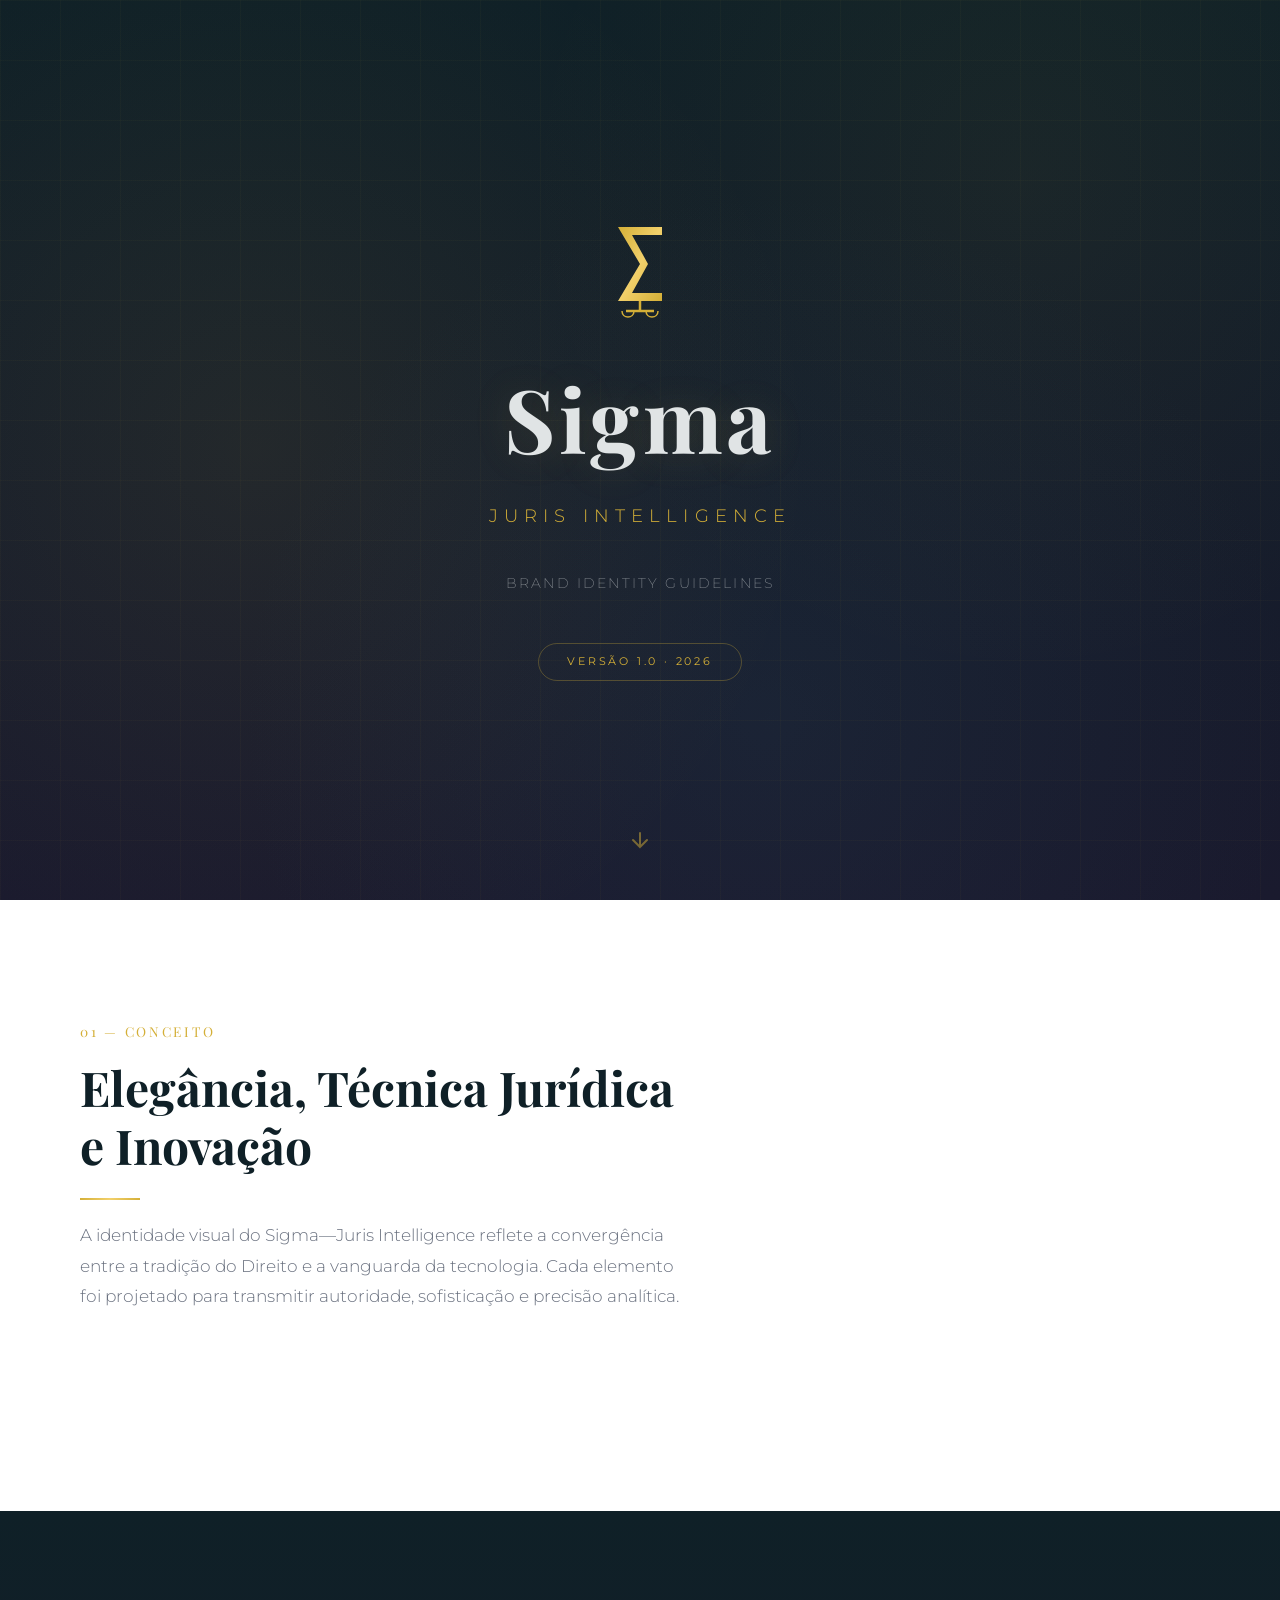
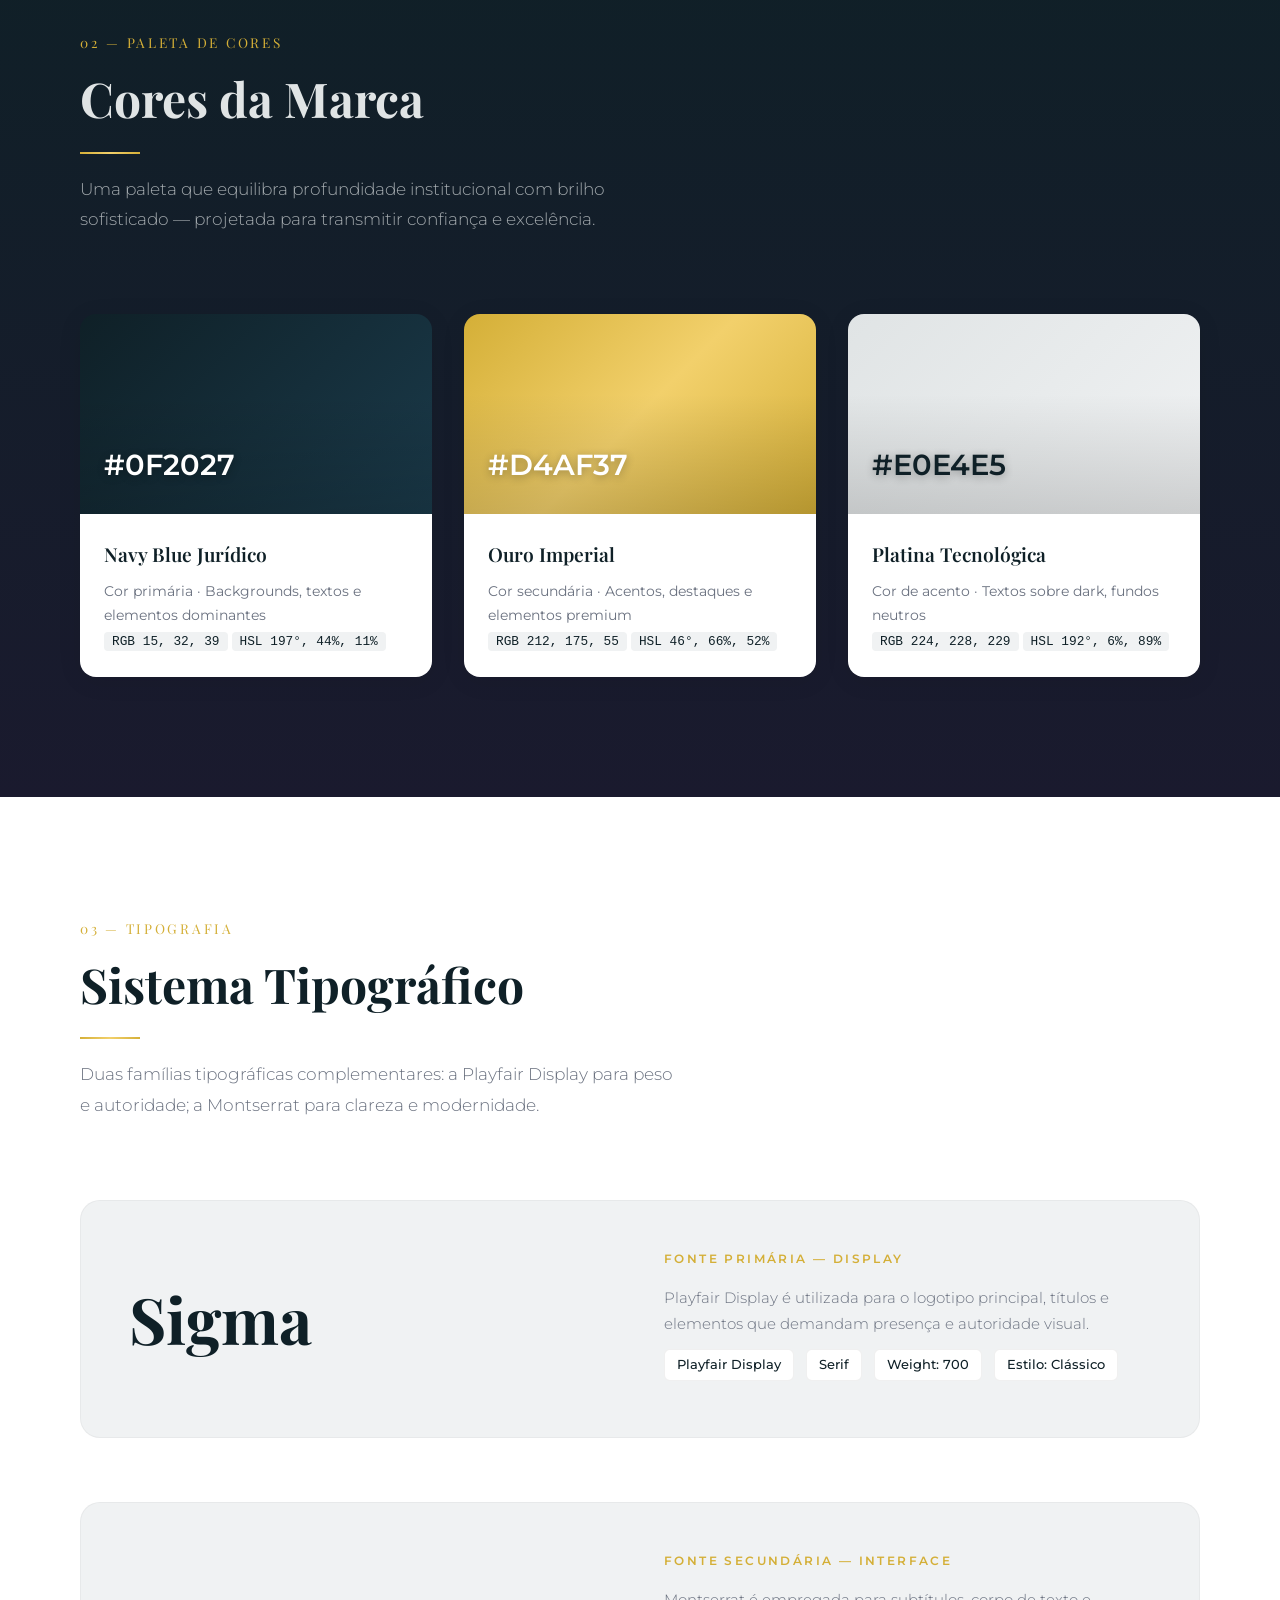
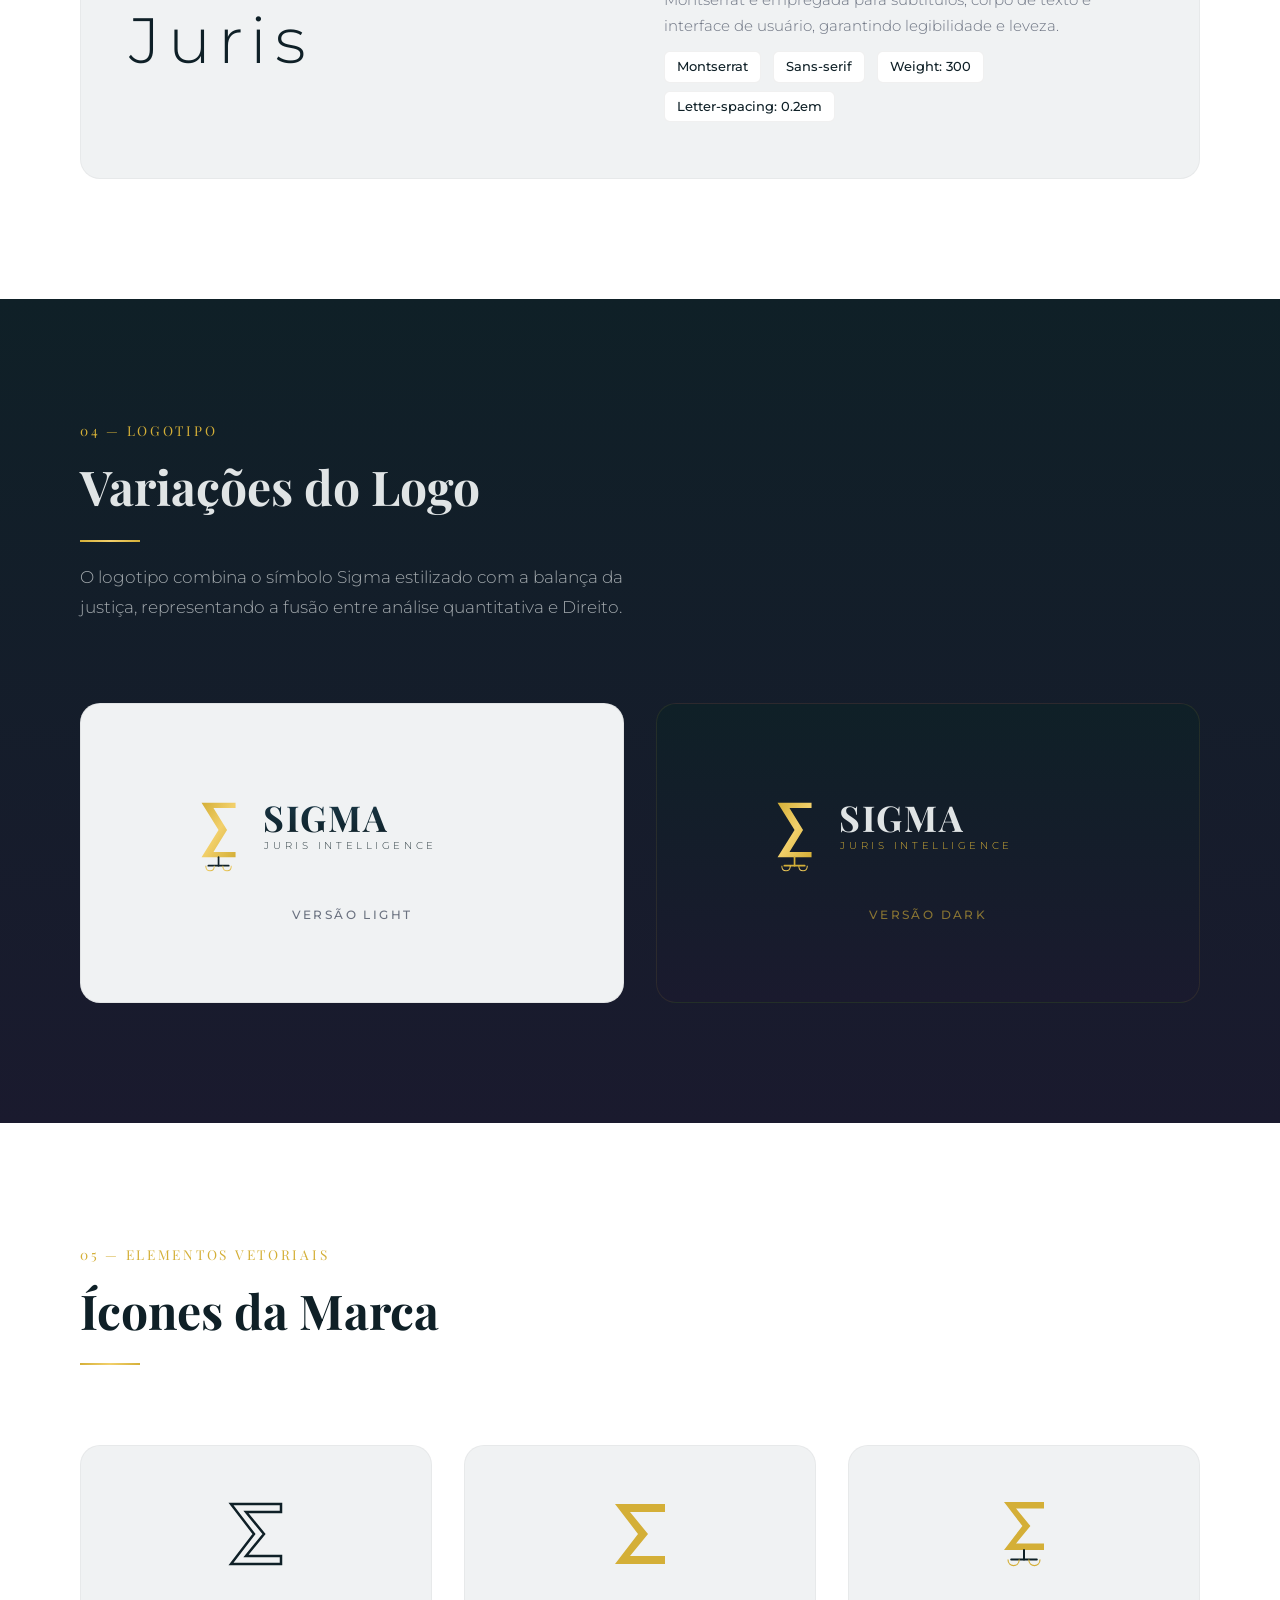
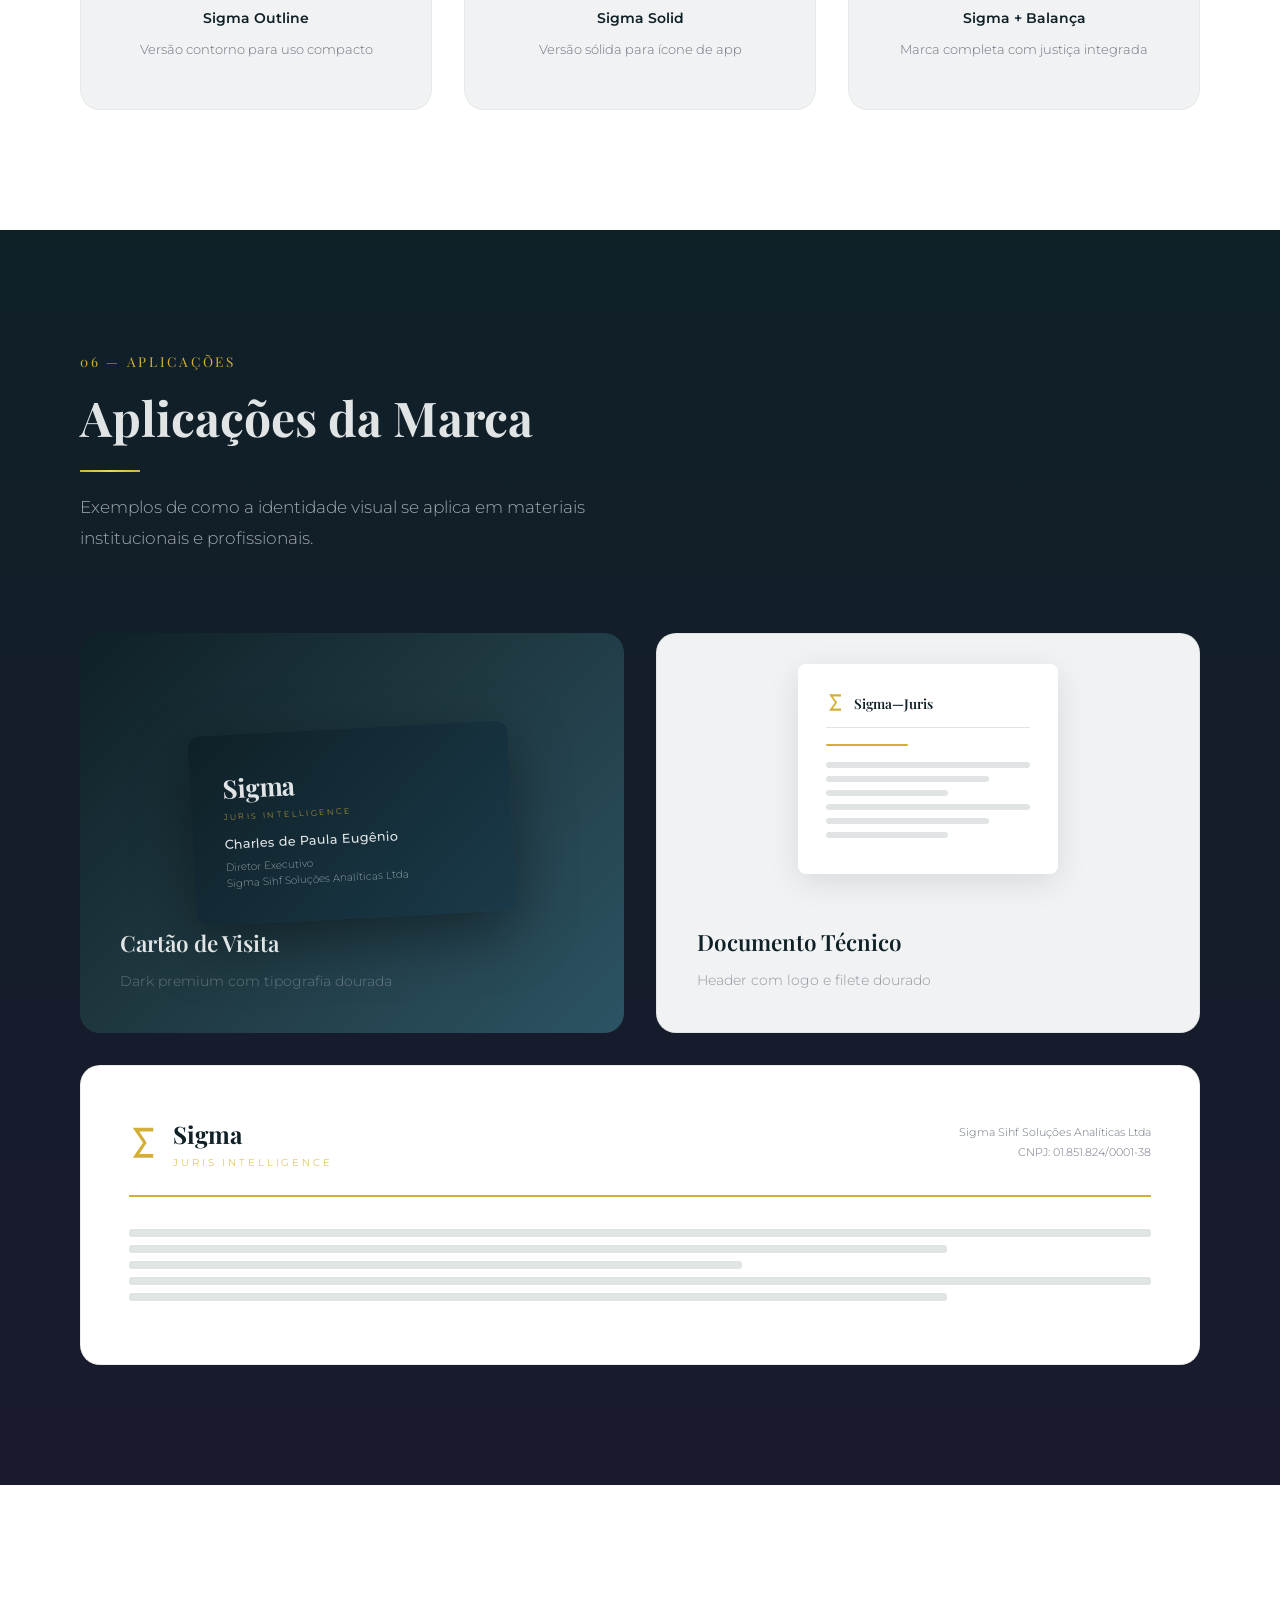
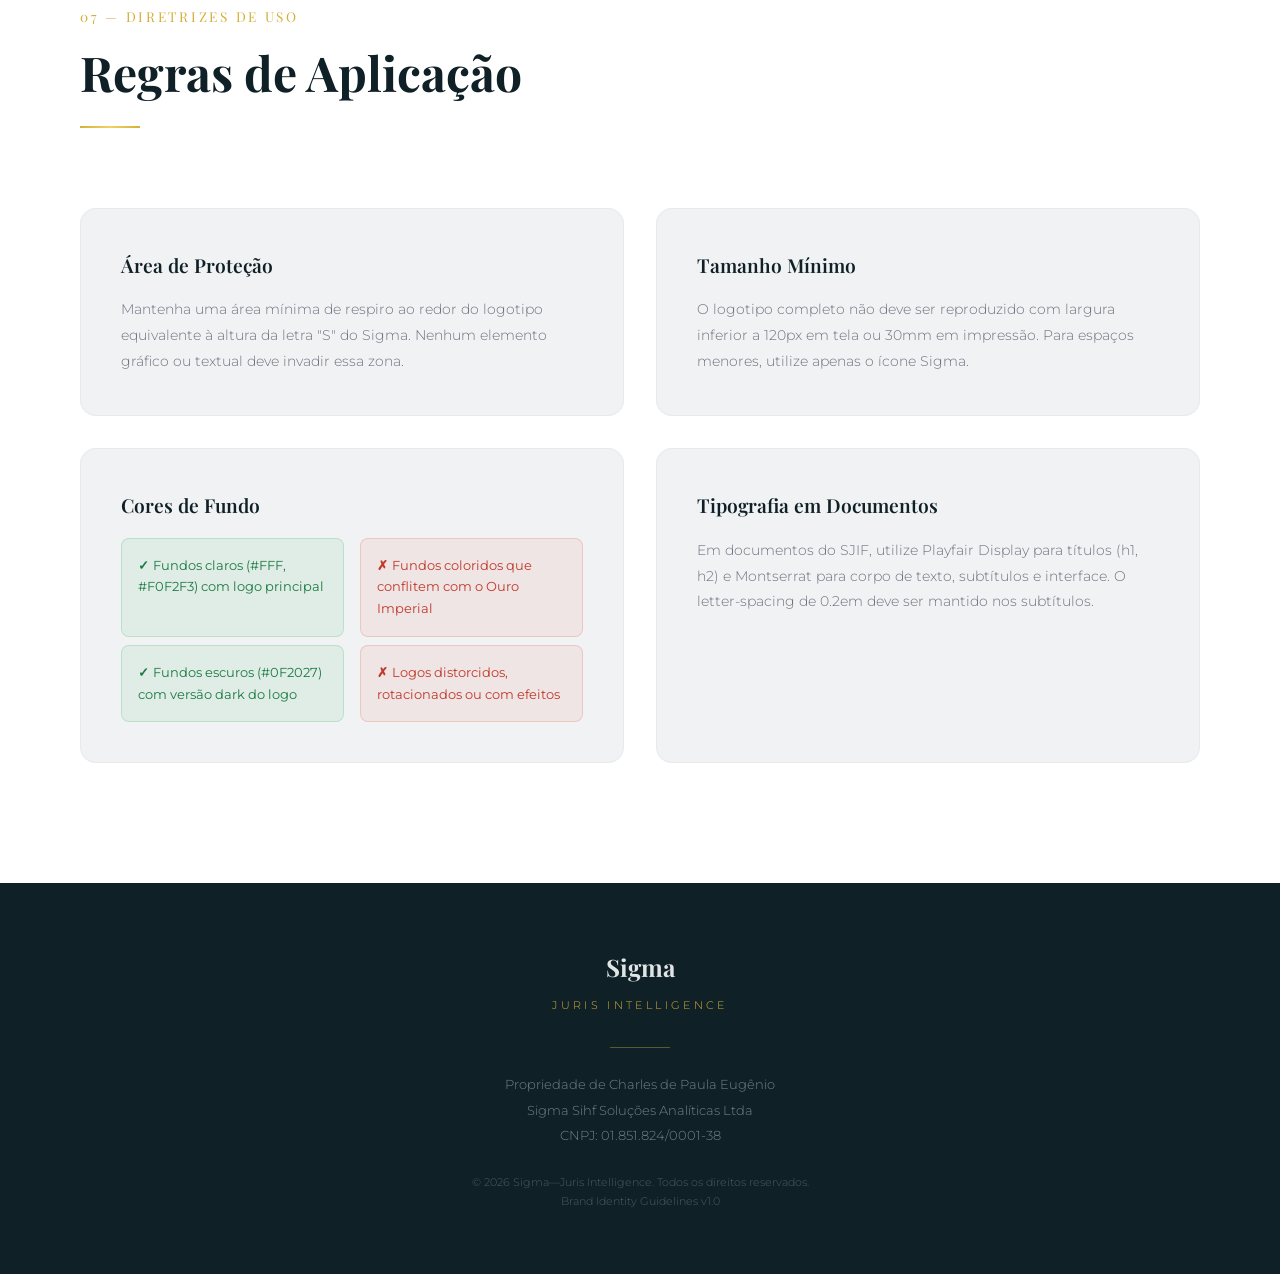
<file: assets/brand/brand_guidelines.html>
<!DOCTYPE html>
<html lang="pt-BR">
<head>
    <meta charset="UTF-8">
    <meta name="viewport" content="width=device-width, initial-scale=1.0">
    <title>Sigma—Juris Intelligence | Brand Identity Guidelines v1.0</title>
    <meta name="description" content="Manual de Identidade Visual do Sigma—Juris Intelligence Framework — Elegância, Técnica Jurídica e Inovação">
    <link rel="preconnect" href="https://fonts.googleapis.com">
    <link rel="preconnect" href="https://fonts.gstatic.com" crossorigin>
    <link href="https://fonts.googleapis.com/css2?family=Playfair+Display:wght@400;500;600;700;800;900&family=Montserrat:wght@100;200;300;400;500;600;700&display=swap" rel="stylesheet">
    <style>
        /* ============================================= */
        /*  SIGMA—JURIS INTELLIGENCE BRAND GUIDELINES    */
        /*  Design System v1.0                           */
        /* ============================================= */

        :root {
            /* Brand Colors */
            --navy-blue: #0F2027;
            --navy-mid: #1A3A4A;
            --navy-light: #203A43;
            --gold-imperial: #D4AF37;
            --gold-light: #F2D06B;
            --gold-dark: #B8952E;
            --platina: #E0E4E5;
            --platina-light: #F0F2F3;
            --white: #FFFFFF;
            --text-dark: #1A1A2E;
            --text-muted: #6B7280;

            /* Gradients */
            --gradient-navy: linear-gradient(135deg, #0F2027 0%, #203A43 50%, #2C5364 100%);
            --gradient-gold: linear-gradient(135deg, #D4AF37 0%, #F2D06B 50%, #D4AF37 100%);
            --gradient-dark: linear-gradient(180deg, #0F2027 0%, #1A1A2E 100%);

            /* Typography */
            --font-display: 'Playfair Display', 'Georgia', serif;
            --font-body: 'Montserrat', 'Helvetica Neue', sans-serif;

            /* Spacing */
            --section-gap: 120px;
            --container-max: 1200px;
        }

        * {
            margin: 0;
            padding: 0;
            box-sizing: border-box;
        }

        html {
            scroll-behavior: smooth;
            font-size: 16px;
        }

        body {
            font-family: var(--font-body);
            background: var(--white);
            color: var(--text-dark);
            line-height: 1.7;
            overflow-x: hidden;
        }

        /* ---- CONTAINER ---- */
        .container {
            max-width: var(--container-max);
            margin: 0 auto;
            padding: 0 40px;
        }

        /* ---- HERO SECTION ---- */
        .hero {
            min-height: 100vh;
            background: var(--gradient-dark);
            display: flex;
            align-items: center;
            justify-content: center;
            position: relative;
            overflow: hidden;
        }

        .hero::before {
            content: '';
            position: absolute;
            inset: 0;
            background: 
                radial-gradient(circle at 20% 50%, rgba(212, 175, 55, 0.08) 0%, transparent 50%),
                radial-gradient(circle at 80% 20%, rgba(212, 175, 55, 0.05) 0%, transparent 40%),
                radial-gradient(circle at 60% 80%, rgba(44, 83, 100, 0.15) 0%, transparent 50%);
        }

        /* Animated grid background */
        .hero::after {
            content: '';
            position: absolute;
            inset: 0;
            background-image: 
                linear-gradient(rgba(212, 175, 55, 0.03) 1px, transparent 1px),
                linear-gradient(90deg, rgba(212, 175, 55, 0.03) 1px, transparent 1px);
            background-size: 60px 60px;
            animation: gridPulse 8s ease-in-out infinite;
        }

        @keyframes gridPulse {
            0%, 100% { opacity: 0.3; }
            50% { opacity: 0.7; }
        }

        .hero-content {
            text-align: center;
            position: relative;
            z-index: 2;
            animation: fadeInUp 1.2s ease-out;
        }

        @keyframes fadeInUp {
            from { opacity: 0; transform: translateY(40px); }
            to { opacity: 1; transform: translateY(0); }
        }

        .hero-logo {
            margin-bottom: 24px;
        }

        .hero-logo .sigma-icon {
            width: 80px;
            height: 100px;
            margin: 0 auto 20px;
        }

        .hero-logo .sigma-icon svg {
            width: 100%;
            height: 100%;
        }

        .hero-title {
            font-family: var(--font-display);
            font-size: clamp(3rem, 7vw, 5.5rem);
            font-weight: 700;
            color: var(--platina);
            letter-spacing: 0.04em;
            margin-bottom: 8px;
            text-shadow: 0 2px 40px rgba(212, 175, 55, 0.15);
        }

        .hero-subtitle {
            font-family: var(--font-body);
            font-size: clamp(0.85rem, 1.5vw, 1.1rem);
            font-weight: 300;
            color: var(--gold-imperial);
            letter-spacing: 0.35em;
            text-transform: uppercase;
            margin-bottom: 40px;
        }

        .hero-tagline {
            font-family: var(--font-body);
            font-size: 0.9rem;
            font-weight: 200;
            color: var(--platina);
            opacity: 0.6;
            letter-spacing: 0.15em;
            text-transform: uppercase;
        }

        .hero-version {
            display: inline-block;
            margin-top: 48px;
            padding: 8px 28px;
            border: 1px solid rgba(212, 175, 55, 0.3);
            border-radius: 40px;
            font-family: var(--font-body);
            font-size: 0.7rem;
            font-weight: 400;
            color: var(--gold-imperial);
            letter-spacing: 0.25em;
            text-transform: uppercase;
        }

        .scroll-indicator {
            position: absolute;
            bottom: 40px;
            left: 50%;
            transform: translateX(-50%);
            z-index: 2;
            animation: bounce 2s ease-in-out infinite;
        }

        @keyframes bounce {
            0%, 100% { transform: translateX(-50%) translateY(0); }
            50% { transform: translateX(-50%) translateY(12px); }
        }

        .scroll-indicator svg {
            width: 24px;
            height: 24px;
            stroke: var(--gold-imperial);
            opacity: 0.5;
        }

        /* ---- SECTION STYLING ---- */
        .section {
            padding: var(--section-gap) 0;
        }

        .section-header {
            margin-bottom: 80px;
        }

        .section-number {
            font-family: var(--font-display);
            font-size: 0.85rem;
            font-weight: 400;
            color: var(--gold-imperial);
            letter-spacing: 0.2em;
            text-transform: uppercase;
            margin-bottom: 16px;
            display: block;
        }

        .section-title {
            font-family: var(--font-display);
            font-size: clamp(2rem, 4vw, 3rem);
            font-weight: 700;
            color: var(--navy-blue);
            margin-bottom: 16px;
            line-height: 1.2;
        }

        .section-divider {
            width: 60px;
            height: 2px;
            background: var(--gradient-gold);
            margin-top: 24px;
        }

        .section-desc {
            font-size: 1.05rem;
            font-weight: 300;
            color: var(--text-muted);
            max-width: 600px;
            margin-top: 20px;
            line-height: 1.8;
        }

        /* ---- DARK SECTION ---- */
        .section-dark {
            background: var(--gradient-dark);
            color: var(--platina);
        }

        .section-dark .section-title {
            color: var(--platina);
        }

        .section-dark .section-desc {
            color: rgba(224, 228, 229, 0.7);
        }

        /* ---- COLOR PALETTE ---- */
        .color-grid {
            display: grid;
            grid-template-columns: repeat(auto-fit, minmax(280px, 1fr));
            gap: 32px;
        }

        .color-card {
            border-radius: 16px;
            overflow: hidden;
            box-shadow: 0 4px 24px rgba(0, 0, 0, 0.08);
            transition: transform 0.4s cubic-bezier(0.25, 0.46, 0.45, 0.94), box-shadow 0.4s ease;
        }

        .color-card:hover {
            transform: translateY(-6px);
            box-shadow: 0 12px 40px rgba(0, 0, 0, 0.15);
        }

        .color-swatch {
            height: 200px;
            display: flex;
            align-items: flex-end;
            padding: 24px;
            position: relative;
        }

        .color-swatch::after {
            content: '';
            position: absolute;
            inset: 0;
            background: linear-gradient(transparent 40%, rgba(0,0,0,0.15));
        }

        .swatch-hex {
            font-family: var(--font-body);
            font-size: 1.8rem;
            font-weight: 600;
            color: white;
            position: relative;
            z-index: 1;
            text-shadow: 0 2px 8px rgba(0,0,0,0.3);
        }

        .color-info {
            padding: 24px;
            background: var(--white);
        }

        .color-name {
            font-family: var(--font-display);
            font-size: 1.2rem;
            font-weight: 600;
            color: var(--navy-blue);
            margin-bottom: 8px;
        }

        .color-meta {
            font-size: 0.85rem;
            font-weight: 400;
            color: var(--text-muted);
            line-height: 1.8;
        }

        .color-meta code {
            font-family: 'SF Mono', 'Fira Code', monospace;
            font-size: 0.8rem;
            background: var(--platina-light);
            padding: 2px 8px;
            border-radius: 4px;
            color: var(--navy-blue);
        }

        /* ---- TYPOGRAPHY SECTION ---- */
        .typo-showcase {
            display: grid;
            gap: 64px;
        }

        .typo-item {
            display: grid;
            grid-template-columns: 1fr 1fr;
            gap: 48px;
            align-items: center;
            padding: 48px;
            background: var(--platina-light);
            border-radius: 20px;
            border: 1px solid rgba(0, 0, 0, 0.04);
        }

        .typo-preview {
            font-size: clamp(2.5rem, 5vw, 4rem);
            line-height: 1.1;
        }

        .typo-preview.display-font {
            font-family: var(--font-display);
            font-weight: 700;
            color: var(--navy-blue);
        }

        .typo-preview.body-font {
            font-family: var(--font-body);
            font-weight: 300;
            color: var(--navy-blue);
            letter-spacing: 0.12em;
        }

        .typo-details h3 {
            font-family: var(--font-body);
            font-size: 0.75rem;
            font-weight: 600;
            letter-spacing: 0.2em;
            text-transform: uppercase;
            color: var(--gold-imperial);
            margin-bottom: 16px;
        }

        .typo-details p {
            font-size: 0.95rem;
            font-weight: 300;
            color: var(--text-muted);
            margin-bottom: 12px;
        }

        .typo-spec {
            display: inline-block;
            padding: 4px 12px;
            background: white;
            border-radius: 6px;
            font-size: 0.8rem;
            font-weight: 500;
            color: var(--navy-blue);
            margin-right: 8px;
            margin-bottom: 8px;
            border: 1px solid rgba(0,0,0,0.06);
        }

        /* ---- LOGO SECTION ---- */
        .logo-grid {
            display: grid;
            grid-template-columns: 1fr 1fr;
            gap: 32px;
        }

        .logo-card {
            padding: 60px 40px;
            border-radius: 20px;
            display: flex;
            align-items: center;
            justify-content: center;
            flex-direction: column;
            gap: 24px;
            min-height: 300px;
            transition: transform 0.3s ease;
        }

        .logo-card:hover {
            transform: scale(1.02);
        }

        .logo-card.light {
            background: var(--platina-light);
            border: 1px solid rgba(0, 0, 0, 0.06);
        }

        .logo-card.dark {
            background: var(--gradient-dark);
            border: 1px solid rgba(212, 175, 55, 0.1);
        }

        .logo-card svg {
            max-width: 340px;
            width: 100%;
            height: auto;
        }

        .logo-label {
            font-size: 0.75rem;
            font-weight: 500;
            letter-spacing: 0.2em;
            text-transform: uppercase;
        }

        .logo-card.light .logo-label { color: var(--text-muted); }
        .logo-card.dark .logo-label { color: rgba(212, 175, 55, 0.6); }

        /* ---- ICON SECTION ---- */
        .icon-showcase {
            display: grid;
            grid-template-columns: repeat(3, 1fr);
            gap: 32px;
        }

        .icon-card {
            padding: 48px;
            border-radius: 20px;
            text-align: center;
            background: var(--platina-light);
            border: 1px solid rgba(0, 0, 0, 0.04);
            transition: all 0.4s ease;
        }

        .icon-card:hover {
            background: var(--navy-blue);
            transform: translateY(-4px);
            box-shadow: 0 20px 60px rgba(15, 32, 39, 0.3);
        }

        .icon-card:hover .icon-label { color: var(--gold-imperial); }
        .icon-card:hover .icon-desc { color: rgba(224, 228, 229, 0.6); }
        .icon-card:hover svg path,
        .icon-card:hover svg line { stroke: var(--gold-imperial); }

        .icon-card svg {
            width: 80px;
            height: 80px;
            margin-bottom: 24px;
        }

        .icon-label {
            font-family: var(--font-body);
            font-size: 0.9rem;
            font-weight: 600;
            color: var(--navy-blue);
            margin-bottom: 8px;
            transition: color 0.4s ease;
        }

        .icon-desc {
            font-size: 0.8rem;
            font-weight: 300;
            color: var(--text-muted);
            transition: color 0.4s ease;
        }

        /* ---- APPLICATION EXAMPLES ---- */
        .app-grid {
            display: grid;
            grid-template-columns: 1fr 1fr;
            gap: 32px;
        }

        .app-card {
            border-radius: 20px;
            overflow: hidden;
            position: relative;
            min-height: 400px;
            display: flex;
            align-items: flex-end;
            padding: 40px;
            transition: transform 0.4s ease;
        }

        .app-card:hover { transform: translateY(-4px); }

        .app-card.card-businesscard {
            background: var(--gradient-navy);
        }

        .app-card.card-document {
            background: var(--platina-light);
            border: 1px solid rgba(0, 0, 0, 0.06);
        }

        .app-card.card-letterhead {
            background: white;
            border: 1px solid rgba(0, 0, 0, 0.08);
            grid-column: span 2;
            min-height: 300px;
            display: flex;
            flex-direction: column;
            align-items: flex-start;
            justify-content: flex-start;
            padding: 48px;
        }

        .app-content {
            position: relative;
            z-index: 2;
        }

        .app-title {
            font-family: var(--font-display);
            font-size: 1.4rem;
            font-weight: 600;
            margin-bottom: 8px;
        }

        .app-desc {
            font-size: 0.85rem;
            font-weight: 300;
            opacity: 0.7;
        }

        /* Business Card Mock */
        .business-card-mock {
            position: absolute;
            top: 50%;
            left: 50%;
            transform: translate(-50%, -55%) rotate(-3deg);
            width: 320px;
            height: 190px;
            background: linear-gradient(135deg, #0F2027, #1A3A4A);
            border-radius: 12px;
            padding: 32px;
            box-shadow: 0 20px 60px rgba(0, 0, 0, 0.4);
            display: flex;
            flex-direction: column;
            justify-content: space-between;
        }

        .bc-top {
            display: flex;
            align-items: center;
            gap: 12px;
        }

        .bc-sigma {
            font-family: var(--font-display);
            font-size: 1.6rem;
            font-weight: 700;
            color: var(--platina);
        }

        .bc-sub {
            font-family: var(--font-body);
            font-size: 0.5rem;
            font-weight: 300;
            color: var(--gold-imperial);
            letter-spacing: 0.3em;
            text-transform: uppercase;
        }

        .bc-bottom {
            font-family: var(--font-body);
            font-size: 0.65rem;
            color: rgba(224, 228, 229, 0.6);
            font-weight: 300;
            line-height: 1.6;
        }

        .bc-name {
            font-weight: 500;
            color: var(--platina);
            font-size: 0.8rem;
            margin-bottom: 4px;
        }

        /* Document Mock */
        .doc-mock {
            position: absolute;
            top: 30px;
            left: 50%;
            transform: translateX(-50%);
            width: 260px;
            background: white;
            border-radius: 8px;
            padding: 28px;
            box-shadow: 0 8px 32px rgba(0, 0, 0, 0.1);
        }

        .doc-header {
            display: flex;
            align-items: center;
            gap: 10px;
            margin-bottom: 16px;
            padding-bottom: 12px;
            border-bottom: 1px solid var(--platina);
        }

        .doc-header-text {
            font-family: var(--font-display);
            font-size: 0.85rem;
            font-weight: 600;
            color: var(--navy-blue);
        }

        .doc-line {
            height: 6px;
            background: var(--platina);
            border-radius: 3px;
            margin-bottom: 8px;
        }

        .doc-line.short { width: 60%; }
        .doc-line.medium { width: 80%; }
        .doc-line.gold { background: var(--gold-imperial); height: 2px; width: 40%; margin: 16px 0; }

        /* Letterhead */
        .letterhead-top {
            display: flex;
            align-items: center;
            justify-content: space-between;
            width: 100%;
            padding-bottom: 24px;
            border-bottom: 2px solid var(--gold-imperial);
            margin-bottom: 32px;
        }

        .letterhead-logo {
            display: flex;
            align-items: center;
            gap: 16px;
        }

        .letterhead-brand {
            font-family: var(--font-display);
            font-size: 1.5rem;
            font-weight: 700;
            color: var(--navy-blue);
        }

        .letterhead-sub {
            font-family: var(--font-body);
            font-size: 0.6rem;
            font-weight: 300;
            color: var(--gold-imperial);
            letter-spacing: 0.3em;
            text-transform: uppercase;
        }

        .letterhead-contact {
            text-align: right;
            font-family: var(--font-body);
            font-size: 0.7rem;
            font-weight: 300;
            color: var(--text-muted);
            line-height: 1.8;
        }

        .letterhead-body {
            width: 100%;
        }

        .letterhead-body .doc-line {
            height: 8px;
        }

        /* ---- GUIDELINES SECTION ---- */
        .guidelines-grid {
            display: grid;
            grid-template-columns: repeat(2, 1fr);
            gap: 32px;
        }

        .guideline-card {
            padding: 40px;
            border-radius: 16px;
            background: var(--platina-light);
            border: 1px solid rgba(0, 0, 0, 0.04);
        }

        .guideline-card h3 {
            font-family: var(--font-display);
            font-size: 1.2rem;
            font-weight: 600;
            color: var(--navy-blue);
            margin-bottom: 16px;
        }

        .guideline-card p {
            font-size: 0.9rem;
            font-weight: 300;
            color: var(--text-muted);
            line-height: 1.8;
        }

        .do-dont {
            display: flex;
            gap: 16px;
            margin-top: 16px;
        }

        .do, .dont {
            flex: 1;
            padding: 16px;
            border-radius: 8px;
            font-size: 0.8rem;
            font-weight: 400;
        }

        .do {
            background: rgba(39, 174, 96, 0.08);
            border: 1px solid rgba(39, 174, 96, 0.2);
            color: #1B7A41;
        }

        .dont {
            background: rgba(231, 76, 60, 0.08);
            border: 1px solid rgba(231, 76, 60, 0.2);
            color: #C0392B;
        }

        .do::before { content: '✓ '; font-weight: 700; }
        .dont::before { content: '✗ '; font-weight: 700; }

        /* ---- FOOTER ---- */
        .footer {
            background: var(--navy-blue);
            padding: 64px 0;
            text-align: center;
        }

        .footer-brand {
            font-family: var(--font-display);
            font-size: 1.5rem;
            font-weight: 700;
            color: var(--platina);
            margin-bottom: 8px;
        }

        .footer-sub {
            font-family: var(--font-body);
            font-size: 0.7rem;
            font-weight: 300;
            color: var(--gold-imperial);
            letter-spacing: 0.3em;
            text-transform: uppercase;
            margin-bottom: 32px;
        }

        .footer-info {
            font-size: 0.8rem;
            font-weight: 300;
            color: rgba(224, 228, 229, 0.5);
            line-height: 2;
        }

        .footer-divider {
            width: 60px;
            height: 1px;
            background: var(--gold-imperial);
            margin: 24px auto;
            opacity: 0.4;
        }

        .footer-copy {
            font-size: 0.7rem;
            font-weight: 300;
            color: rgba(224, 228, 229, 0.3);
            margin-top: 24px;
        }

        /* ---- RESPONSIVE ---- */
        @media (max-width: 768px) {
            .container { padding: 0 24px; }
            .section { padding: 80px 0; }
            .section-header { margin-bottom: 48px; }
            .color-grid { grid-template-columns: 1fr; }
            .typo-item { grid-template-columns: 1fr; }
            .logo-grid { grid-template-columns: 1fr; }
            .icon-showcase { grid-template-columns: 1fr; }
            .app-grid { grid-template-columns: 1fr; }
            .app-card.card-letterhead { grid-column: span 1; }
            .guidelines-grid { grid-template-columns: 1fr; }
        }

        /* ---- ANIMATIONS ---- */
        .fade-in {
            opacity: 0;
            transform: translateY(30px);
            transition: opacity 0.8s ease, transform 0.8s ease;
        }

        .fade-in.visible {
            opacity: 1;
            transform: translateY(0);
        }
    </style>
</head>
<body>

    <!-- ========== HERO ========== -->
    <section class="hero" id="hero">
        <div class="hero-content">
            <div class="hero-logo">
                <div class="sigma-icon">
                    <svg viewBox="0 0 60 100" fill="none" xmlns="http://www.w3.org/2000/svg">
                        <defs>
                            <linearGradient id="heroGold" x1="0%" y1="0%" x2="100%" y2="100%">
                                <stop offset="0%" style="stop-color:#D4AF37"/>
                                <stop offset="50%" style="stop-color:#F2D06B"/>
                                <stop offset="100%" style="stop-color:#D4AF37"/>
                            </linearGradient>
                        </defs>
                        <path d="M 8 8 L 52 8 L 52 16 L 22 16 L 38 45 L 22 74 L 52 74 L 52 82 L 8 82 L 30 45 Z" fill="url(#heroGold)"/>
                        <line x1="30" y1="82" x2="30" y2="92" stroke="#D4AF37" stroke-width="2.5"/>
                        <line x1="16" y1="92" x2="44" y2="92" stroke="#D4AF37" stroke-width="2.5"/>
                        <path d="M 12 92 C 12 100 24 100 24 92" stroke="#D4AF37" stroke-width="1.5" fill="none"/>
                        <path d="M 36 92 C 36 100 48 100 48 92" stroke="#D4AF37" stroke-width="1.5" fill="none"/>
                    </svg>
                </div>
            </div>
            <h1 class="hero-title">Sigma</h1>
            <p class="hero-subtitle">Juris Intelligence</p>
            <p class="hero-tagline">Brand Identity Guidelines</p>
            <span class="hero-version">versão 1.0 · 2026</span>
        </div>
        <div class="scroll-indicator">
            <svg viewBox="0 0 24 24" fill="none" stroke-width="2" stroke-linecap="round">
                <path d="M12 5v14M5 12l7 7 7-7"/>
            </svg>
        </div>
    </section>

    <!-- ========== CONCEPT ========== -->
    <section class="section" id="concept">
        <div class="container">
            <div class="section-header fade-in">
                <span class="section-number">01 — Conceito</span>
                <h2 class="section-title">Elegância, Técnica Jurídica<br>e Inovação</h2>
                <div class="section-divider"></div>
                <p class="section-desc">
                    A identidade visual do Sigma—Juris Intelligence reflete a convergência entre a tradição do Direito e a vanguarda da tecnologia. Cada elemento foi projetado para transmitir autoridade, sofisticação e precisão analítica.
                </p>
            </div>
        </div>
    </section>

    <!-- ========== COLORS ========== -->
    <section class="section section-dark" id="colors">
        <div class="container">
            <div class="section-header fade-in">
                <span class="section-number">02 — Paleta de Cores</span>
                <h2 class="section-title">Cores da Marca</h2>
                <div class="section-divider"></div>
                <p class="section-desc">
                    Uma paleta que equilibra profundidade institucional com brilho sofisticado — projetada para transmitir confiança e excelência.
                </p>
            </div>
            <div class="color-grid fade-in">
                <div class="color-card">
                    <div class="color-swatch" style="background: linear-gradient(135deg, #0F2027 0%, #1A3A4A 100%);">
                        <span class="swatch-hex">#0F2027</span>
                    </div>
                    <div class="color-info">
                        <div class="color-name">Navy Blue Jurídico</div>
                        <div class="color-meta">
                            Cor primária · Backgrounds, textos e elementos dominantes<br>
                            <code>RGB 15, 32, 39</code> <code>HSL 197°, 44%, 11%</code>
                        </div>
                    </div>
                </div>
                <div class="color-card">
                    <div class="color-swatch" style="background: linear-gradient(135deg, #D4AF37 0%, #F2D06B 50%, #D4AF37 100%);">
                        <span class="swatch-hex">#D4AF37</span>
                    </div>
                    <div class="color-info">
                        <div class="color-name">Ouro Imperial</div>
                        <div class="color-meta">
                            Cor secundária · Acentos, destaques e elementos premium<br>
                            <code>RGB 212, 175, 55</code> <code>HSL 46°, 66%, 52%</code>
                        </div>
                    </div>
                </div>
                <div class="color-card">
                    <div class="color-swatch" style="background: linear-gradient(135deg, #E0E4E5 0%, #F0F2F3 100%);">
                        <span class="swatch-hex" style="color: #0F2027;">#E0E4E5</span>
                    </div>
                    <div class="color-info">
                        <div class="color-name">Platina Tecnológica</div>
                        <div class="color-meta">
                            Cor de acento · Textos sobre dark, fundos neutros<br>
                            <code>RGB 224, 228, 229</code> <code>HSL 192°, 6%, 89%</code>
                        </div>
                    </div>
                </div>
            </div>
        </div>
    </section>

    <!-- ========== TYPOGRAPHY ========== -->
    <section class="section" id="typography">
        <div class="container">
            <div class="section-header fade-in">
                <span class="section-number">03 — Tipografia</span>
                <h2 class="section-title">Sistema Tipográfico</h2>
                <div class="section-divider"></div>
                <p class="section-desc">
                    Duas famílias tipográficas complementares: a Playfair Display para peso e autoridade; a Montserrat para clareza e modernidade.
                </p>
            </div>
            <div class="typo-showcase fade-in">
                <div class="typo-item">
                    <div class="typo-preview display-font">Sigma</div>
                    <div class="typo-details">
                        <h3>Fonte Primária — Display</h3>
                        <p>Playfair Display é utilizada para o logotipo principal, títulos e elementos que demandam presença e autoridade visual.</p>
                        <span class="typo-spec">Playfair Display</span>
                        <span class="typo-spec">Serif</span>
                        <span class="typo-spec">Weight: 700</span>
                        <span class="typo-spec">Estilo: Clássico</span>
                    </div>
                </div>
                <div class="typo-item">
                    <div class="typo-preview body-font">Juris</div>
                    <div class="typo-details">
                        <h3>Fonte Secundária — Interface</h3>
                        <p>Montserrat é empregada para subtítulos, corpo de texto e interface de usuário, garantindo legibilidade e leveza.</p>
                        <span class="typo-spec">Montserrat</span>
                        <span class="typo-spec">Sans-serif</span>
                        <span class="typo-spec">Weight: 300</span>
                        <span class="typo-spec">Letter-spacing: 0.2em</span>
                    </div>
                </div>
            </div>
        </div>
    </section>

    <!-- ========== LOGO ========== -->
    <section class="section section-dark" id="logo">
        <div class="container">
            <div class="section-header fade-in">
                <span class="section-number">04 — Logotipo</span>
                <h2 class="section-title">Variações do Logo</h2>
                <div class="section-divider"></div>
                <p class="section-desc">
                    O logotipo combina o símbolo Sigma estilizado com a balança da justiça, representando a fusão entre análise quantitativa e Direito.
                </p>
            </div>
            <div class="logo-grid fade-in">
                <div class="logo-card light">
                    <svg viewBox="0 0 400 120">
                        <defs>
                            <linearGradient id="gL1" x1="0%" y1="0%" x2="100%" y2="100%">
                                <stop offset="0%" style="stop-color:#D4AF37"/><stop offset="50%" style="stop-color:#F2D06B"/><stop offset="100%" style="stop-color:#D4AF37"/>
                            </linearGradient>
                            <linearGradient id="nL1" x1="0%" y1="0%" x2="0%" y2="100%">
                                <stop offset="0%" style="stop-color:#1A3A4A"/><stop offset="100%" style="stop-color:#0F2027"/>
                            </linearGradient>
                        </defs>
                        <g transform="translate(15, 20)">
                            <path d="M 8 8 L 48 8 L 48 14 L 22 14 L 38 40 L 22 66 L 48 66 L 48 72 L 8 72 L 28 40 Z" fill="url(#gL1)"/>
                            <line x1="28" y1="72" x2="28" y2="82" stroke="#0F2027" stroke-width="2" stroke-linecap="round"/>
                            <line x1="16" y1="82" x2="40" y2="82" stroke="#0F2027" stroke-width="2" stroke-linecap="round"/>
                            <path d="M 13 82 C 13 90 23 90 23 82" stroke="url(#gL1)" stroke-width="1.2" fill="none"/>
                            <path d="M 33 82 C 33 90 43 90 43 82" stroke="url(#gL1)" stroke-width="1.2" fill="none"/>
                        </g>
                        <line x1="80" y1="30" x2="80" y2="90" stroke="url(#gL1)" stroke-width="1" opacity="0.6"/>
                        <text x="95" y="62" font-family="'Playfair Display', serif" font-size="42" font-weight="700" fill="url(#nL1)" letter-spacing="0.05em">SIGMA</text>
                        <text x="97" y="82" font-family="'Montserrat', sans-serif" font-size="12" font-weight="300" fill="#0F2027" letter-spacing="0.35em" opacity="0.85">JURIS INTELLIGENCE</text>
                        <line x1="97" y1="87" x2="285" y2="87" stroke="url(#gL1)" stroke-width="0.8" opacity="0.5"/>
                    </svg>
                    <span class="logo-label">Versão Light</span>
                </div>
                <div class="logo-card dark">
                    <svg viewBox="0 0 400 120">
                        <defs>
                            <linearGradient id="gD1" x1="0%" y1="0%" x2="100%" y2="100%">
                                <stop offset="0%" style="stop-color:#D4AF37"/><stop offset="50%" style="stop-color:#F2D06B"/><stop offset="100%" style="stop-color:#D4AF37"/>
                            </linearGradient>
                        </defs>
                        <g transform="translate(15, 20)">
                            <path d="M 8 8 L 48 8 L 48 14 L 22 14 L 38 40 L 22 66 L 48 66 L 48 72 L 8 72 L 28 40 Z" fill="url(#gD1)"/>
                            <line x1="28" y1="72" x2="28" y2="82" stroke="#D4AF37" stroke-width="2" stroke-linecap="round"/>
                            <line x1="16" y1="82" x2="40" y2="82" stroke="#D4AF37" stroke-width="2" stroke-linecap="round"/>
                            <path d="M 13 82 C 13 90 23 90 23 82" stroke="url(#gD1)" stroke-width="1.2" fill="none"/>
                            <path d="M 33 82 C 33 90 43 90 43 82" stroke="url(#gD1)" stroke-width="1.2" fill="none"/>
                        </g>
                        <line x1="80" y1="30" x2="80" y2="90" stroke="url(#gD1)" stroke-width="1" opacity="0.4"/>
                        <text x="95" y="62" font-family="'Playfair Display', serif" font-size="42" font-weight="700" fill="#E0E4E5" letter-spacing="0.05em">SIGMA</text>
                        <text x="97" y="82" font-family="'Montserrat', sans-serif" font-size="12" font-weight="300" fill="#D4AF37" letter-spacing="0.35em">JURIS INTELLIGENCE</text>
                        <line x1="97" y1="87" x2="285" y2="87" stroke="url(#gD1)" stroke-width="0.8" opacity="0.4"/>
                    </svg>
                    <span class="logo-label">Versão Dark</span>
                </div>
            </div>
        </div>
    </section>

    <!-- ========== ICONS ========== -->
    <section class="section" id="icons">
        <div class="container">
            <div class="section-header fade-in">
                <span class="section-number">05 — Elementos Vetoriais</span>
                <h2 class="section-title">Ícones da Marca</h2>
                <div class="section-divider"></div>
            </div>
            <div class="icon-showcase fade-in">
                <div class="icon-card">
                    <svg viewBox="0 0 80 80" fill="none">
                        <path d="M 15 10 L 65 10 L 65 18 L 30 18 L 48 40 L 30 62 L 65 62 L 65 70 L 15 70 L 38 40 Z" stroke="#0F2027" stroke-width="2.5" fill="none"/>
                    </svg>
                    <div class="icon-label">Sigma Outline</div>
                    <div class="icon-desc">Versão contorno para uso compacto</div>
                </div>
                <div class="icon-card">
                    <svg viewBox="0 0 80 80" fill="none">
                        <path d="M 15 10 L 65 10 L 65 18 L 30 18 L 48 40 L 30 62 L 65 62 L 65 70 L 15 70 L 38 40 Z" fill="#D4AF37"/>
                    </svg>
                    <div class="icon-label">Sigma Solid</div>
                    <div class="icon-desc">Versão sólida para ícone de app</div>
                </div>
                <div class="icon-card">
                    <svg viewBox="0 0 80 100" fill="none">
                        <path d="M 15 10 L 65 10 L 65 18 L 30 18 L 48 40 L 30 62 L 65 62 L 65 70 L 15 70 L 38 40 Z" fill="#D4AF37"/>
                        <line x1="40" y1="70" x2="40" y2="82" stroke="#0F2027" stroke-width="2.5" stroke-linecap="round"/>
                        <line x1="24" y1="82" x2="56" y2="82" stroke="#0F2027" stroke-width="2.5" stroke-linecap="round"/>
                        <path d="M 20 82 C 20 92 34 92 34 82" stroke="#D4AF37" stroke-width="1.5" fill="none"/>
                        <path d="M 46 82 C 46 92 60 92 60 82" stroke="#D4AF37" stroke-width="1.5" fill="none"/>
                    </svg>
                    <div class="icon-label">Sigma + Balança</div>
                    <div class="icon-desc">Marca completa com justiça integrada</div>
                </div>
            </div>
        </div>
    </section>

    <!-- ========== APPLICATIONS ========== -->
    <section class="section section-dark" id="applications">
        <div class="container">
            <div class="section-header fade-in">
                <span class="section-number">06 — Aplicações</span>
                <h2 class="section-title">Aplicações da Marca</h2>
                <div class="section-divider"></div>
                <p class="section-desc">
                    Exemplos de como a identidade visual se aplica em materiais institucionais e profissionais.
                </p>
            </div>
            <div class="app-grid fade-in">
                <div class="app-card card-businesscard">
                    <div class="business-card-mock">
                        <div>
                            <div class="bc-top">
                                <span class="bc-sigma">Sigma</span>
                            </div>
                            <div class="bc-sub">Juris Intelligence</div>
                        </div>
                        <div class="bc-bottom">
                            <div class="bc-name">Charles de Paula Eugênio</div>
                            Diretor Executivo<br>
                            Sigma Sihf Soluções Analíticas Ltda
                        </div>
                    </div>
                    <div class="app-content" style="position: relative; z-index: 3; margin-top: auto;">
                        <div class="app-title" style="color: var(--platina);">Cartão de Visita</div>
                        <div class="app-desc" style="color: rgba(224,228,229,0.5);">Dark premium com tipografia dourada</div>
                    </div>
                </div>
                <div class="app-card card-document">
                    <div class="doc-mock">
                        <div class="doc-header">
                            <svg viewBox="0 0 24 30" width="18" fill="none">
                                <path d="M 4 3 L 20 3 L 20 6 L 9 6 L 15 14 L 9 22 L 20 22 L 20 25 L 4 25 L 12 14 Z" fill="#D4AF37"/>
                            </svg>
                            <span class="doc-header-text">Sigma—Juris</span>
                        </div>
                        <div class="doc-line gold"></div>
                        <div class="doc-line"></div>
                        <div class="doc-line medium"></div>
                        <div class="doc-line short"></div>
                        <div class="doc-line"></div>
                        <div class="doc-line medium"></div>
                        <div class="doc-line short"></div>
                    </div>
                    <div class="app-content" style="margin-top: auto;">
                        <div class="app-title" style="color: var(--navy-blue);">Documento Técnico</div>
                        <div class="app-desc" style="color: var(--text-muted);">Header com logo e filete dourado</div>
                    </div>
                </div>
                <div class="app-card card-letterhead">
                    <div class="letterhead-top">
                        <div class="letterhead-logo">
                            <svg viewBox="0 0 30 38" width="28" fill="none">
                                <path d="M 4 3 L 26 3 L 26 7 L 11 7 L 19 19 L 11 31 L 26 31 L 26 35 L 4 35 L 15 19 Z" fill="#D4AF37"/>
                            </svg>
                            <div>
                                <div class="letterhead-brand">Sigma</div>
                                <div class="letterhead-sub">Juris Intelligence</div>
                            </div>
                        </div>
                        <div class="letterhead-contact">
                            Sigma Sihf Soluções Analíticas Ltda<br>
                            CNPJ: 01.851.824/0001-38
                        </div>
                    </div>
                    <div class="letterhead-body">
                        <div class="doc-line"></div>
                        <div class="doc-line medium"></div>
                        <div class="doc-line short"></div>
                        <div class="doc-line"></div>
                        <div class="doc-line medium"></div>
                    </div>
                </div>
            </div>
        </div>
    </section>

    <!-- ========== GUIDELINES ========== -->
    <section class="section" id="guidelines">
        <div class="container">
            <div class="section-header fade-in">
                <span class="section-number">07 — Diretrizes de Uso</span>
                <h2 class="section-title">Regras de Aplicação</h2>
                <div class="section-divider"></div>
            </div>
            <div class="guidelines-grid fade-in">
                <div class="guideline-card">
                    <h3>Área de Proteção</h3>
                    <p>Mantenha uma área mínima de respiro ao redor do logotipo equivalente à altura da letra "S" do Sigma. Nenhum elemento gráfico ou textual deve invadir essa zona.</p>
                </div>
                <div class="guideline-card">
                    <h3>Tamanho Mínimo</h3>
                    <p>O logotipo completo não deve ser reproduzido com largura inferior a 120px em tela ou 30mm em impressão. Para espaços menores, utilize apenas o ícone Sigma.</p>
                </div>
                <div class="guideline-card">
                    <h3>Cores de Fundo</h3>
                    <div class="do-dont">
                        <div class="do">Fundos claros (#FFF, #F0F2F3) com logo principal</div>
                        <div class="dont">Fundos coloridos que conflitem com o Ouro Imperial</div>
                    </div>
                    <div class="do-dont" style="margin-top: 8px;">
                        <div class="do">Fundos escuros (#0F2027) com versão dark do logo</div>
                        <div class="dont">Logos distorcidos, rotacionados ou com efeitos</div>
                    </div>
                </div>
                <div class="guideline-card">
                    <h3>Tipografia em Documentos</h3>
                    <p>Em documentos do SJIF, utilize Playfair Display para títulos (h1, h2) e Montserrat para corpo de texto, subtítulos e interface. O letter-spacing de 0.2em deve ser mantido nos subtítulos.</p>
                </div>
            </div>
        </div>
    </section>

    <!-- ========== FOOTER ========== -->
    <footer class="footer">
        <div class="container">
            <div class="footer-brand">Sigma</div>
            <div class="footer-sub">Juris Intelligence</div>
            <div class="footer-divider"></div>
            <div class="footer-info">
                Propriedade de Charles de Paula Eugênio<br>
                Sigma Sihf Soluções Analíticas Ltda<br>
                CNPJ: 01.851.824/0001-38
            </div>
            <div class="footer-copy">
                © 2026 Sigma—Juris Intelligence. Todos os direitos reservados.<br>
                Brand Identity Guidelines v1.0
            </div>
        </div>
    </footer>

    <!-- ========== SCROLL ANIMATION ========== -->
    <script>
        const observer = new IntersectionObserver((entries) => {
            entries.forEach(entry => {
                if (entry.isIntersecting) {
                    entry.target.classList.add('visible');
                }
            });
        }, { threshold: 0.15, rootMargin: '0px 0px -50px 0px' });

        document.querySelectorAll('.fade-in').forEach(el => observer.observe(el));
    </script>

</body>
</html>
</file>
